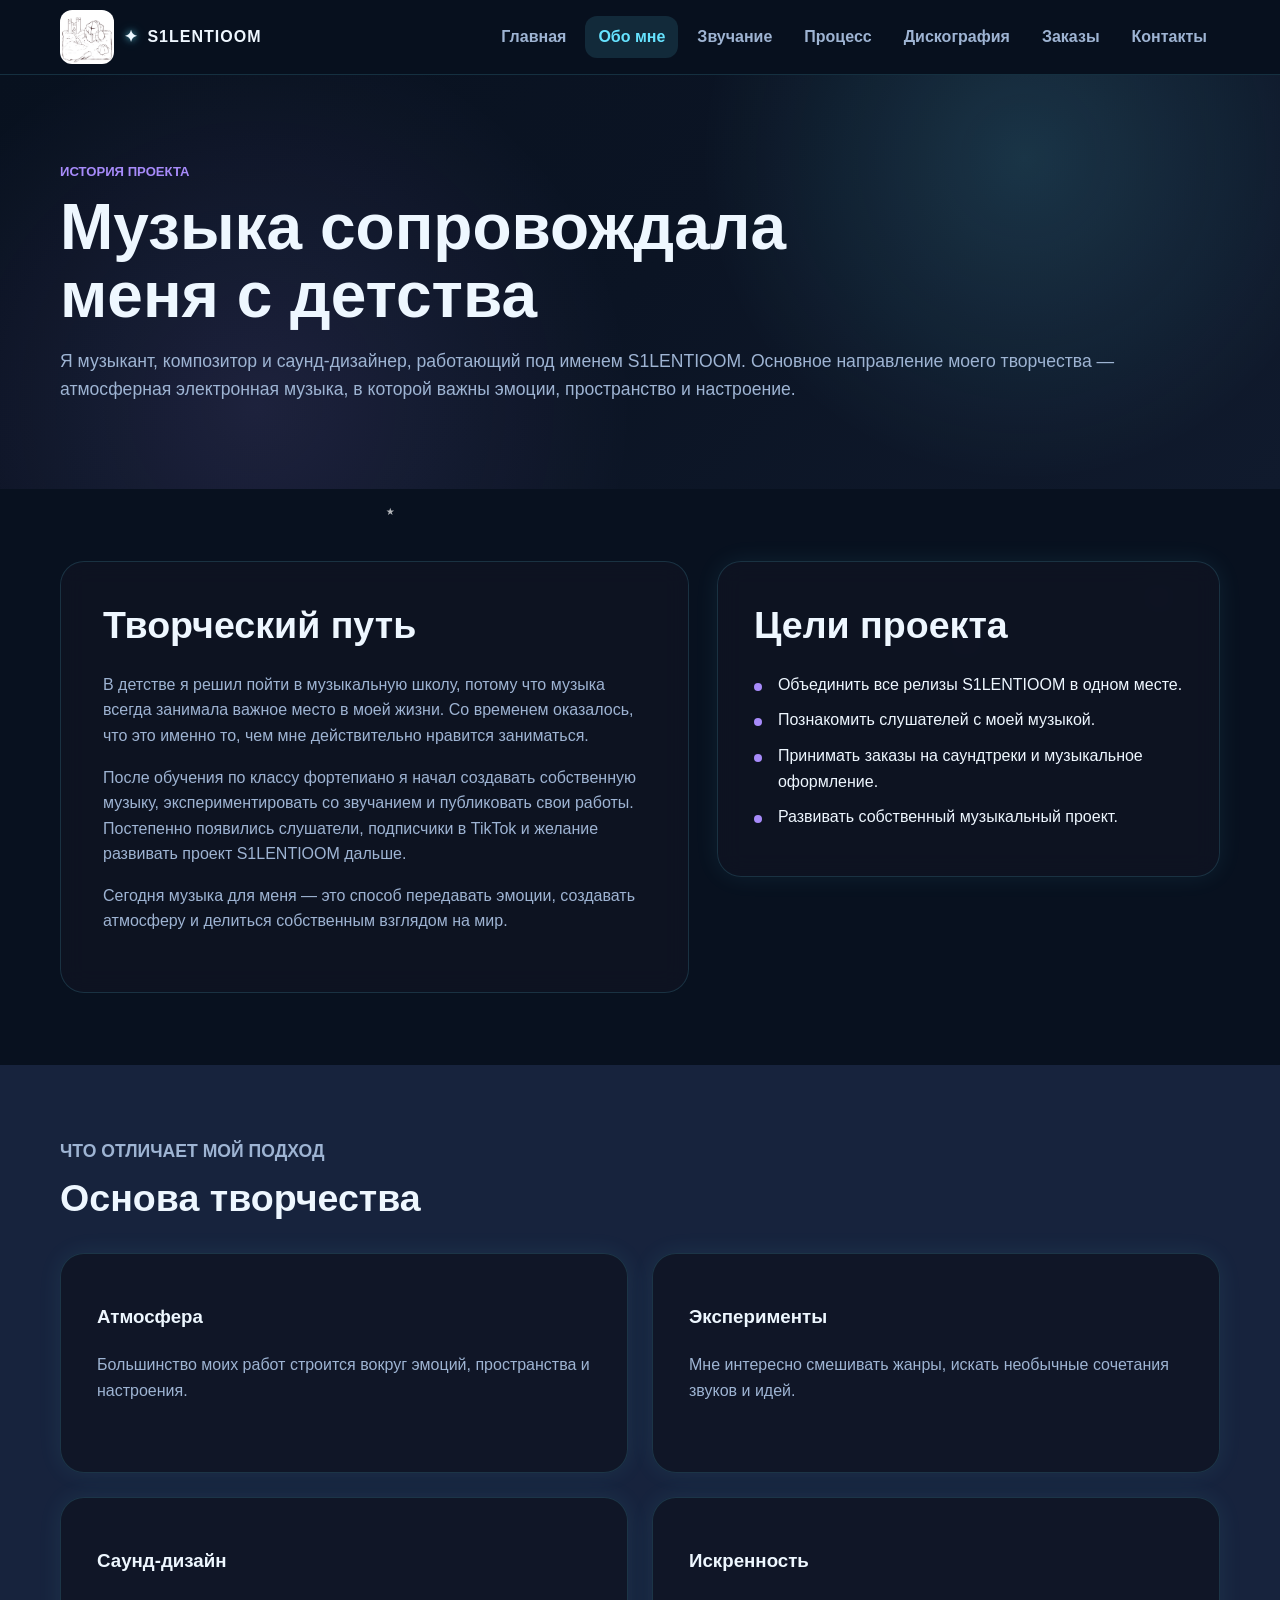
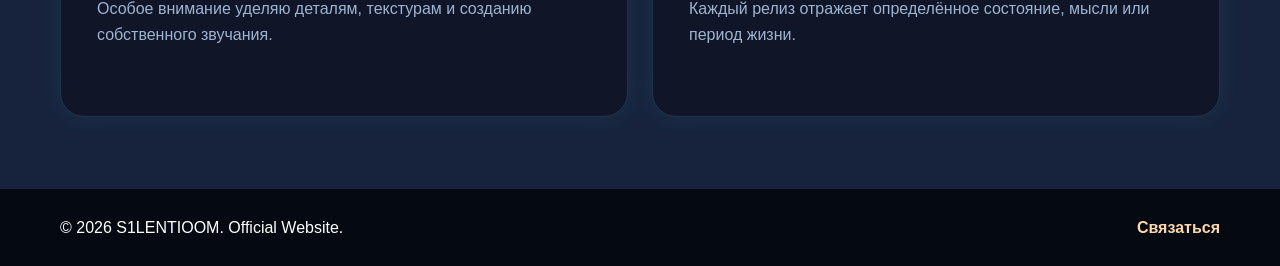
<file: about.html>
<!DOCTYPE html>

<html lang="ru">
<head>
  <meta charset="UTF-8">
  <meta name="viewport" content="width=device-width, initial-scale=1.0">

  <meta name="description" content="О проекте S1LENTIOOM, творческом пути, музыке и вдохновении.">
  <meta name="keywords" content="S1LENTIOOM, ambient, electronic, synthwave, музыка">
  <meta name="author" content="S1LENTIOOM">

  <title>S1LENTIOOM | Обо мне</title>

  <link rel="icon" href="assets/logo.jpg" type="image/jpeg">
  <link rel="stylesheet" href="css/style.css">
</head>

<body>

<div class="stars-layer">
    <span>✦</span>
    <span>✧</span>
    <span>⋆</span>
    <span>✦</span>
    <span>✧</span>
    <span>⋆</span>
    <span>✦</span>
    <span>✧</span>
</div>

<header class="site-header">

  <nav class="navbar container" aria-label="Главная навигация">


<a class="logo" href="index.html">

  <img
    src="assets/logo.jpg"
    alt="S1LENTIOOM"
    width="54"
    height="54">

  <span>
    <span class="star-symbol">✦</span>
    S1LENTIOOM
  </span>

</a>

<button
  class="menu-toggle"
  type="button"
  aria-label="Открыть меню"
  aria-expanded="false">

  <span></span>
  <span></span>
  <span></span>

</button>

<ul class="nav-list">
  <li><a class="nav-link" href="index.html">Главная</a></li>
  <li><a class="nav-link active" href="about.html">Обо мне</a></li>
  <li><a class="nav-link" href="technologies.html">Звучание</a></li>
  <li><a class="nav-link" href="development.html">Процесс</a></li>
  <li><a class="nav-link" href="discography.html">Дискография</a></li>
  <li><a class="nav-link" href="commissions.html">Заказы</a></li>
  <li><a class="nav-link" href="contacts.html">Контакты</a></li>
</ul>

  </nav>

</header>

<main>

  <section class="page-hero">


<div class="container reveal">

  <p class="eyebrow">
    История проекта
  </p>

  <h1>
    Музыка сопровождала меня с детства
  </h1>

  <p>
    Я музыкант, композитор и саунд-дизайнер,
    работающий под именем S1LENTIOOM.

    Основное направление моего творчества —
    атмосферная электронная музыка,
    в которой важны эмоции,
    пространство и настроение.
  </p>

</div>


  </section>

  <section class="section">


<div class="container two-column">

  <div class="content-block reveal">

    <h2>
      Творческий путь
    </h2>

    <p>
      В детстве я решил пойти в музыкальную школу,
      потому что музыка всегда занимала важное место
      в моей жизни.

      Со временем оказалось,
      что это именно то,
      чем мне действительно нравится заниматься.
    </p>

    <p>
      После обучения по классу фортепиано
      я начал создавать собственную музыку,
      экспериментировать со звучанием
      и публиковать свои работы.

      Постепенно появились слушатели,
      подписчики в TikTok
      и желание развивать проект
      S1LENTIOOM дальше.
    </p>

    <p>
      Сегодня музыка для меня —
      это способ передавать эмоции,
      создавать атмосферу
      и делиться собственным взглядом на мир.
    </p>

  </div>

  <div class="info-panel reveal">

    <h3>
      Цели проекта
    </h3>

    <ul class="check-list">

      <li>
        Объединить все релизы S1LENTIOOM в одном месте.
      </li>

      <li>
        Познакомить слушателей с моей музыкой.
      </li>

      <li>
        Принимать заказы на саундтреки и музыкальное оформление.
      </li>

      <li>
        Развивать собственный музыкальный проект.
      </li>

    </ul>

  </div>

</div>


  </section>

  <section class="section muted">


<div class="container">

  <div class="section-heading reveal">

    <p class="eyebrow">
      Что отличает мой подход
    </p>

    <h2>
      Основа творчества
    </h2>

  </div>

  <div class="features-grid">

    <article class="feature-card reveal">

      <h3>
        Атмосфера
      </h3>

      <p>
        Большинство моих работ строится вокруг эмоций,
        пространства и настроения.
      </p>

    </article>

    <article class="feature-card reveal">

      <h3>
        Эксперименты
      </h3>

      <p>
        Мне интересно смешивать жанры,
        искать необычные сочетания звуков и идей.
      </p>

    </article>

    <article class="feature-card reveal">

      <h3>
        Саунд-дизайн
      </h3>

      <p>
        Особое внимание уделяю деталям,
        текстурам и созданию собственного звучания.
      </p>

    </article>

    <article class="feature-card reveal">

      <h3>
        Искренность
      </h3>

      <p>
        Каждый релиз отражает определённое состояние,
        мысли или период жизни.
      </p>

    </article>

  </div>

</div>


  </section>

</main>

<footer class="site-footer">

  <div class="container footer-grid">


<p>
  © 2026 S1LENTIOOM. Official Website.
</p>

<a href="contacts.html">
  Связаться
</a>


  </div>

</footer>

<button
class="back-to-top"
type="button"
aria-label="Наверх">

↑

</button>

<script src="js/main.js"></script>

</body>
</html>
</file>
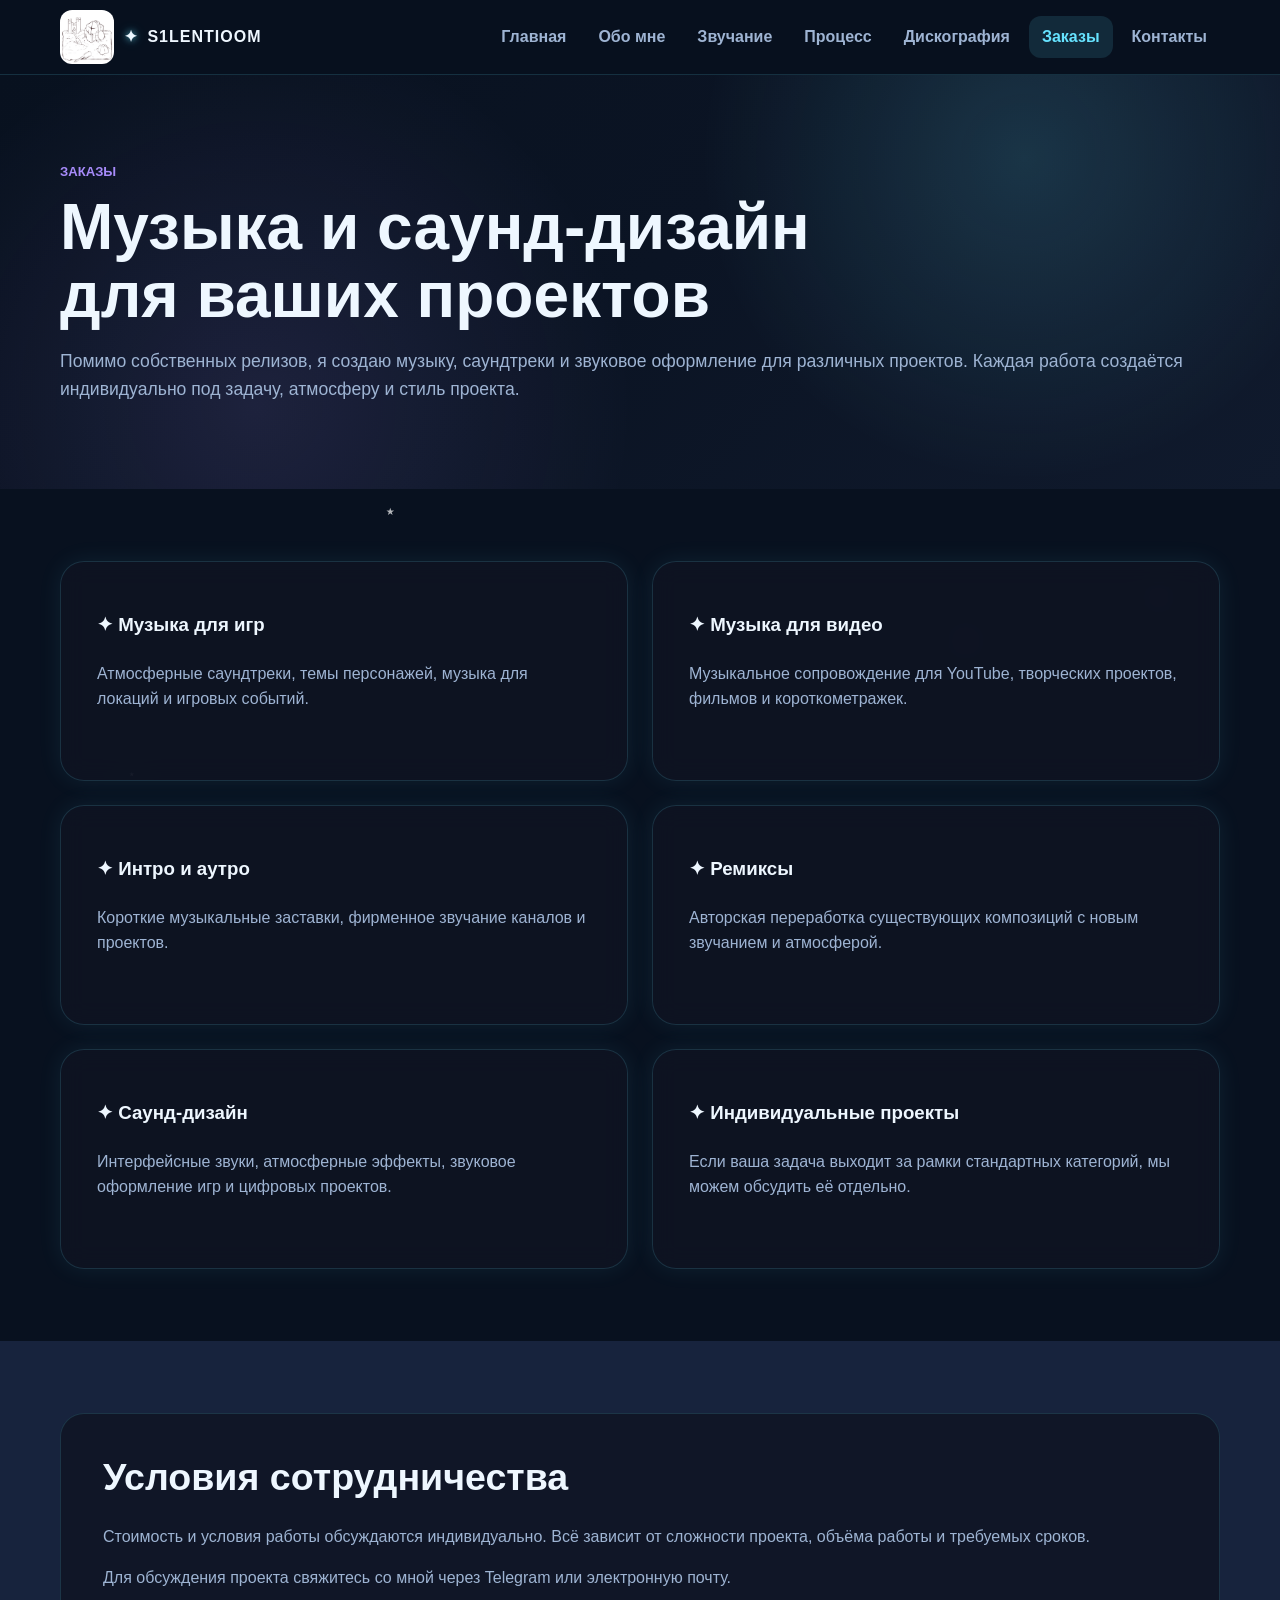
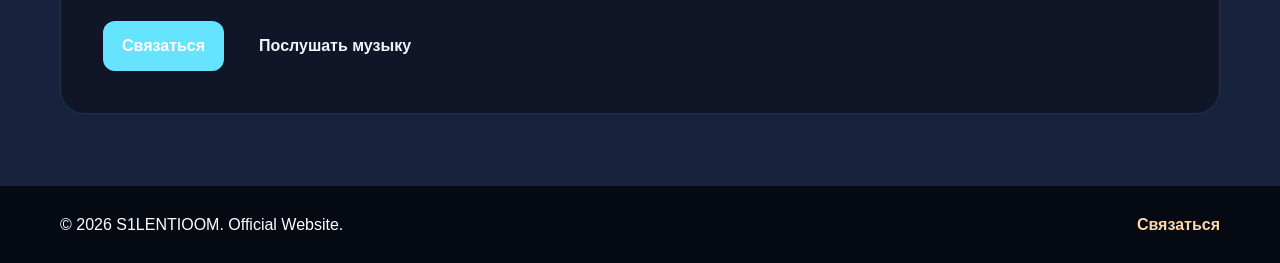
<file: commissions.html>
<!DOCTYPE html>

<html lang="ru">
<head>
  <meta charset="UTF-8">
  <meta name="viewport" content="width=device-width, initial-scale=1.0">

  <meta name="description" content="Музыка и саунд-дизайн на заказ от S1LENTIOOM.">
  <meta name="keywords" content="S1LENTIOOM, саундтрек, музыка для игр, музыка для видео, саунд-дизайн">
  <meta name="author" content="S1LENTIOOM">

  <title>S1LENTIOOM | Заказы</title>

  <link rel="icon" href="assets/logo.jpg" type="image/jpeg">
  <link rel="stylesheet" href="css/style.css">
</head>

<body>

<div class="stars-layer">
    <span>✦</span>
    <span>✧</span>
    <span>⋆</span>
    <span>✦</span>
    <span>✧</span>
    <span>⋆</span>
    <span>✦</span>
    <span>✧</span>
</div>

<header class="site-header">

  <nav class="navbar container">


<a class="logo" href="index.html">

  <img
    src="assets/logo.jpg"
    alt="S1LENTIOOM"
    width="54"
    height="54">

  <span>
    <span class="star-symbol">✦</span>
    S1LENTIOOM
  </span>

</a>

<button
  class="menu-toggle"
  type="button"
  aria-label="Открыть меню"
  aria-expanded="false">

  <span></span>
  <span></span>
  <span></span>

</button>

<ul class="nav-list">
  <li><a class="nav-link" href="index.html">Главная</a></li>
  <li><a class="nav-link" href="about.html">Обо мне</a></li>
  <li><a class="nav-link" href="technologies.html">Звучание</a></li>
  <li><a class="nav-link" href="development.html">Процесс</a></li>
  <li><a class="nav-link" href="discography.html">Дискография</a></li>
  <li><a class="nav-link active" href="commissions.html">Заказы</a></li>
  <li><a class="nav-link" href="contacts.html">Контакты</a></li>
</ul>


  </nav>

</header>

<main>

  <section class="page-hero">


<div class="container  reveal">

  <p class="eyebrow">
    Заказы
  </p>

  <h1>
    Музыка и саунд-дизайн для ваших проектов
  </h1>

  <p>
    Помимо собственных релизов, я создаю музыку,
    саундтреки и звуковое оформление для различных проектов.
    Каждая работа создаётся индивидуально под задачу,
    атмосферу и стиль проекта.
  </p>

</div>


  </section>

  <section class="section">


<div class="container">

  <div class="features-grid">

    <article class="feature-card reveal">

      <h3>✦ Музыка для игр</h3>

      <p>
        Атмосферные саундтреки, темы персонажей,
        музыка для локаций и игровых событий.
      </p>

    </article>

    <article class="feature-card reveal">

      <h3>✦ Музыка для видео</h3>

      <p>
        Музыкальное сопровождение для YouTube,
        творческих проектов, фильмов и короткометражек.
      </p>

    </article>

    <article class="feature-card reveal">

      <h3>✦ Интро и аутро</h3>

      <p>
        Короткие музыкальные заставки,
        фирменное звучание каналов и проектов.
      </p>

    </article>

    <article class="feature-card reveal">

      <h3>✦ Ремиксы</h3>

      <p>
        Авторская переработка существующих композиций
        с новым звучанием и атмосферой.
      </p>

    </article>

    <article class="feature-card reveal">

      <h3>✦ Саунд-дизайн</h3>

      <p>
        Интерфейсные звуки, атмосферные эффекты,
        звуковое оформление игр и цифровых проектов.
      </p>

    </article>

    <article class="feature-card reveal">

      <h3>✦ Индивидуальные проекты</h3>

      <p>
        Если ваша задача выходит за рамки стандартных категорий,
        мы можем обсудить её отдельно.
      </p>

    </article>

  </div>

</div>


  </section>

  <section class="section muted">


<div class="container narrow reveal">

  <div class="content-block">

    <h2>
      Условия сотрудничества
    </h2>

    <p>
      Стоимость и условия работы обсуждаются индивидуально.
      Всё зависит от сложности проекта,
      объёма работы и требуемых сроков.
    </p>

    <p>
      Для обсуждения проекта свяжитесь со мной через Telegram
      или электронную почту.
    </p>

    <div style="margin-top:30px;display:flex;gap:16px;flex-wrap:wrap;">

      <a class="btn primary" href="contacts.html">
        Связаться
      </a>

      <a class="btn secondary" href="discography.html">
        Послушать музыку
      </a>

    </div>

  </div>

</div>


  </section>

</main>

<footer class="site-footer">

  <div class="container footer-grid">


<p>
  © 2026 S1LENTIOOM. Official Website.
</p>

<a href="contacts.html">
  Связаться
</a>


  </div>

</footer>

<button
class="back-to-top"
type="button"
aria-label="Наверх">

↑

</button>

<script src="js/main.js"></script>

</body>
</html>
</file>
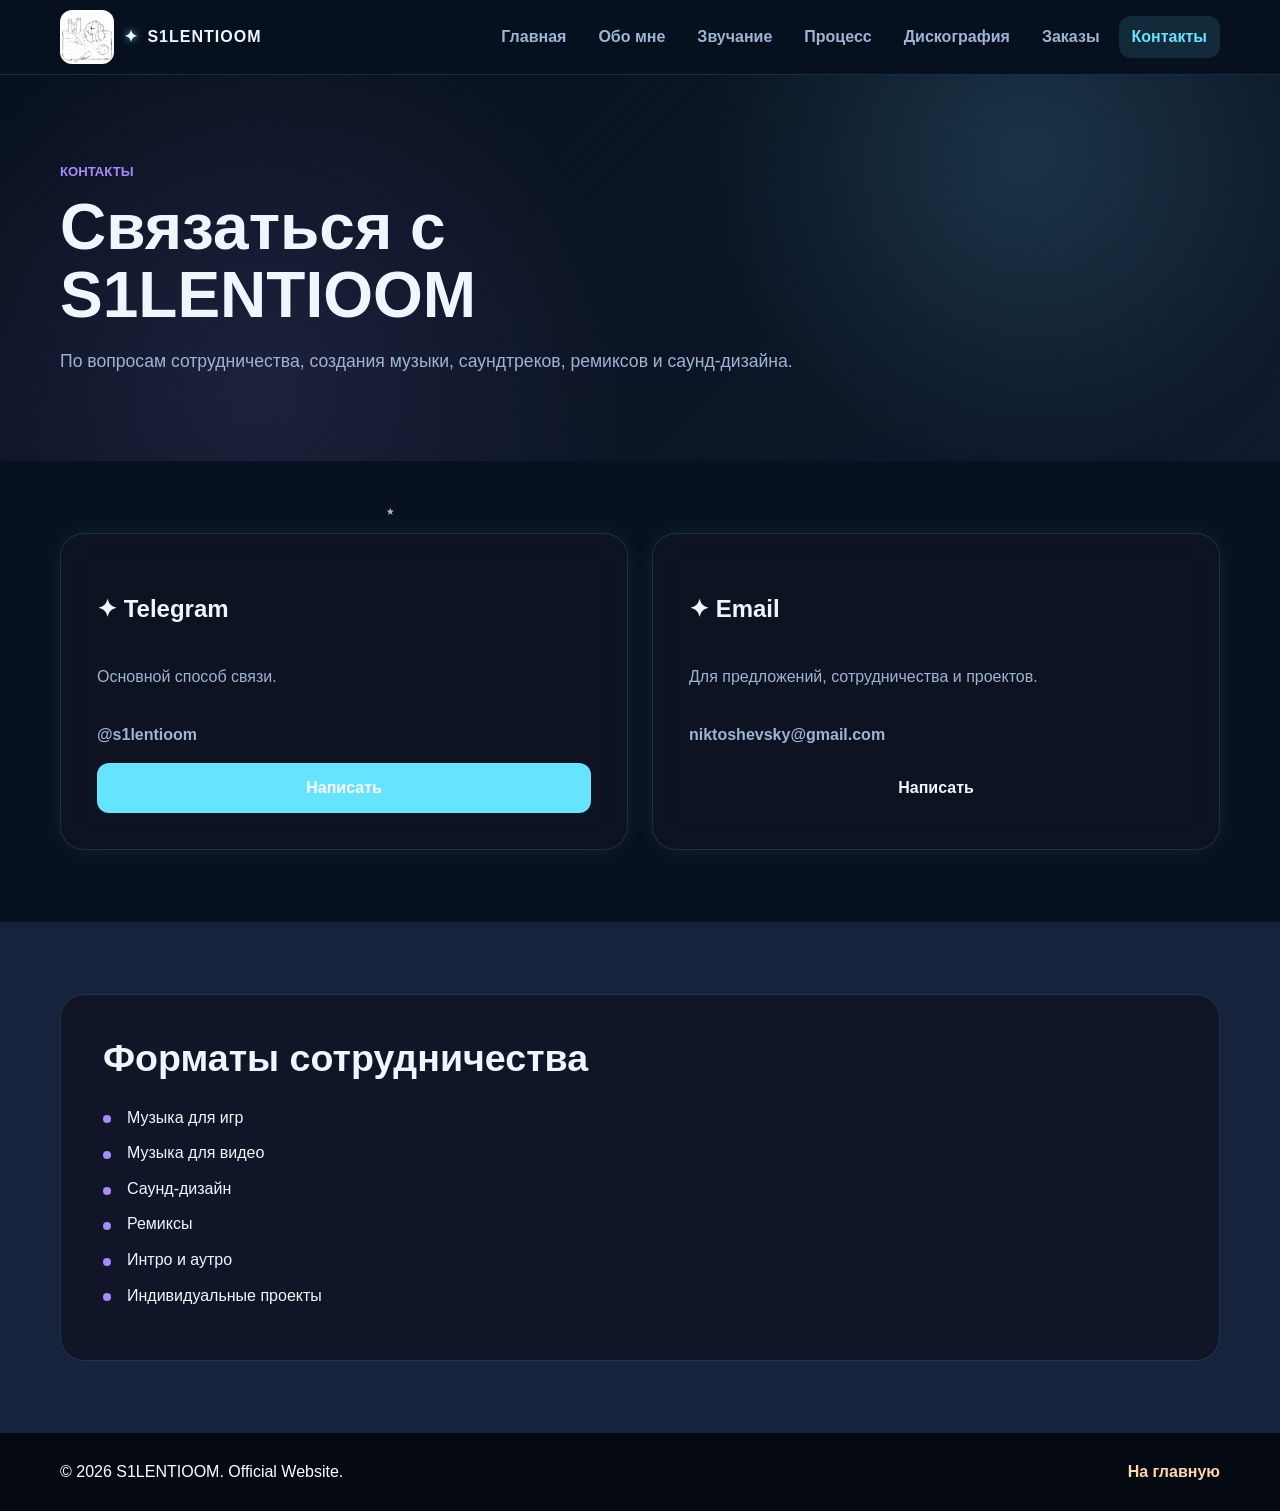
<file: contacts.html>
<!DOCTYPE html>

<html lang="ru">
<head>
  <meta charset="UTF-8">
  <meta name="viewport" content="width=device-width, initial-scale=1.0">

  <meta name="description" content="Контакты проекта S1LENTIOOM.">
  <meta name="keywords" content="S1LENTIOOM, контакты, музыка, саундтрек, саунд-дизайн">
  <meta name="author" content="S1LENTIOOM">

  <title>S1LENTIOOM | Контакты</title>

  <link rel="icon" href="assets/logo.jpg" type="image/jpeg">
  <link rel="stylesheet" href="css/style.css">
</head>

<body>

<div class="stars-layer">
    <span>✦</span>
    <span>✧</span>
    <span>⋆</span>
    <span>✦</span>
    <span>✧</span>
    <span>⋆</span>
    <span>✦</span>
    <span>✧</span>
</div>

<header class="site-header">

  <nav class="navbar container">


<a class="logo" href="index.html">

  <img
    src="assets/logo.jpg"
    alt="S1LENTIOOM"
    width="54"
    height="54">

  <span>
    <span class="star-symbol">✦</span>
    S1LENTIOOM
  </span>

</a>

<button
  class="menu-toggle"
  type="button"
  aria-label="Открыть меню"
  aria-expanded="false">

  <span></span>
  <span></span>
  <span></span>

</button>

<ul class="nav-list">
  <li><a class="nav-link" href="index.html">Главная</a></li>
  <li><a class="nav-link" href="about.html">Обо мне</a></li>
  <li><a class="nav-link" href="technologies.html">Звучание</a></li>
  <li><a class="nav-link" href="development.html">Процесс</a></li>
  <li><a class="nav-link" href="discography.html">Дискография</a></li>
  <li><a class="nav-link" href="commissions.html">Заказы</a></li>
  <li><a class="nav-link active" href="contacts.html">Контакты</a></li>
</ul>


  </nav>

</header>

<main>

  <section class="page-hero">


<div class="container reveal">

  <p class="eyebrow">
    Контакты
  </p>

  <h1>
    Связаться с S1LENTIOOM
  </h1>

  <p>
    По вопросам сотрудничества,
    создания музыки,
    саундтреков,
    ремиксов и саунд-дизайна.
  </p>

</div>


  </section>

  <section class="section">


<div class="container narrow">

  <div class="features-grid">

    <article class="feature-card reveal">

      <h2>
        ✦ Telegram
      </h2>

      <p>
        Основной способ связи.
      </p>

      <p>
        <strong>@s1lentioom</strong>
      </p>

      <a
        class="btn primary"
        href="https://t.me/s1lentioom"
        target="_blank">

        Написать

      </a>

    </article>

    <article class="feature-card reveal">

      <h2>
        ✦ Email
      </h2>

      <p>
        Для предложений,
        сотрудничества и проектов.
      </p>

      <p>
        <strong id="email-text"></strong>
      </p>

      <a
        id="email-link"
        class="btn secondary"
        href="">

        Написать

      </a>

    </article>

  </div>

</div>


  </section>

  <section class="section muted">


<div class="container narrow reveal">

  <div class="content-block">

    <h2>
      Форматы сотрудничества
    </h2>

    <ul class="check-list">

      <li>Музыка для игр</li>

      <li>Музыка для видео</li>

      <li>Саунд-дизайн</li>

      <li>Ремиксы</li>

      <li>Интро и аутро</li>

      <li>Индивидуальные проекты</li>

    </ul>

  </div>

</div>


  </section>

</main>

<footer class="site-footer">

  <div class="container footer-grid">


<p>
  © 2026 S1LENTIOOM. Official Website.
</p>

<a href="index.html">
  На главную
</a>


  </div>

</footer>

<button
class="back-to-top"
type="button"
aria-label="Наверх">

↑

</button>

<script src="js/main.js"></script>

<script>
    const a = "bmlrdG9z";
    const b = "bWFpbC5jb20=";
    const c = "aGV2c2t5QGc=";
    const email = atob(a + c) + atob(b);

    let emailLink = document.getElementById("email-link");
    let emailText = document.getElementById("email-text");

    emailText.innerText = email;
    emailLink.href = `mailto:${email}`;
</script>

</body>
</html>
</file>
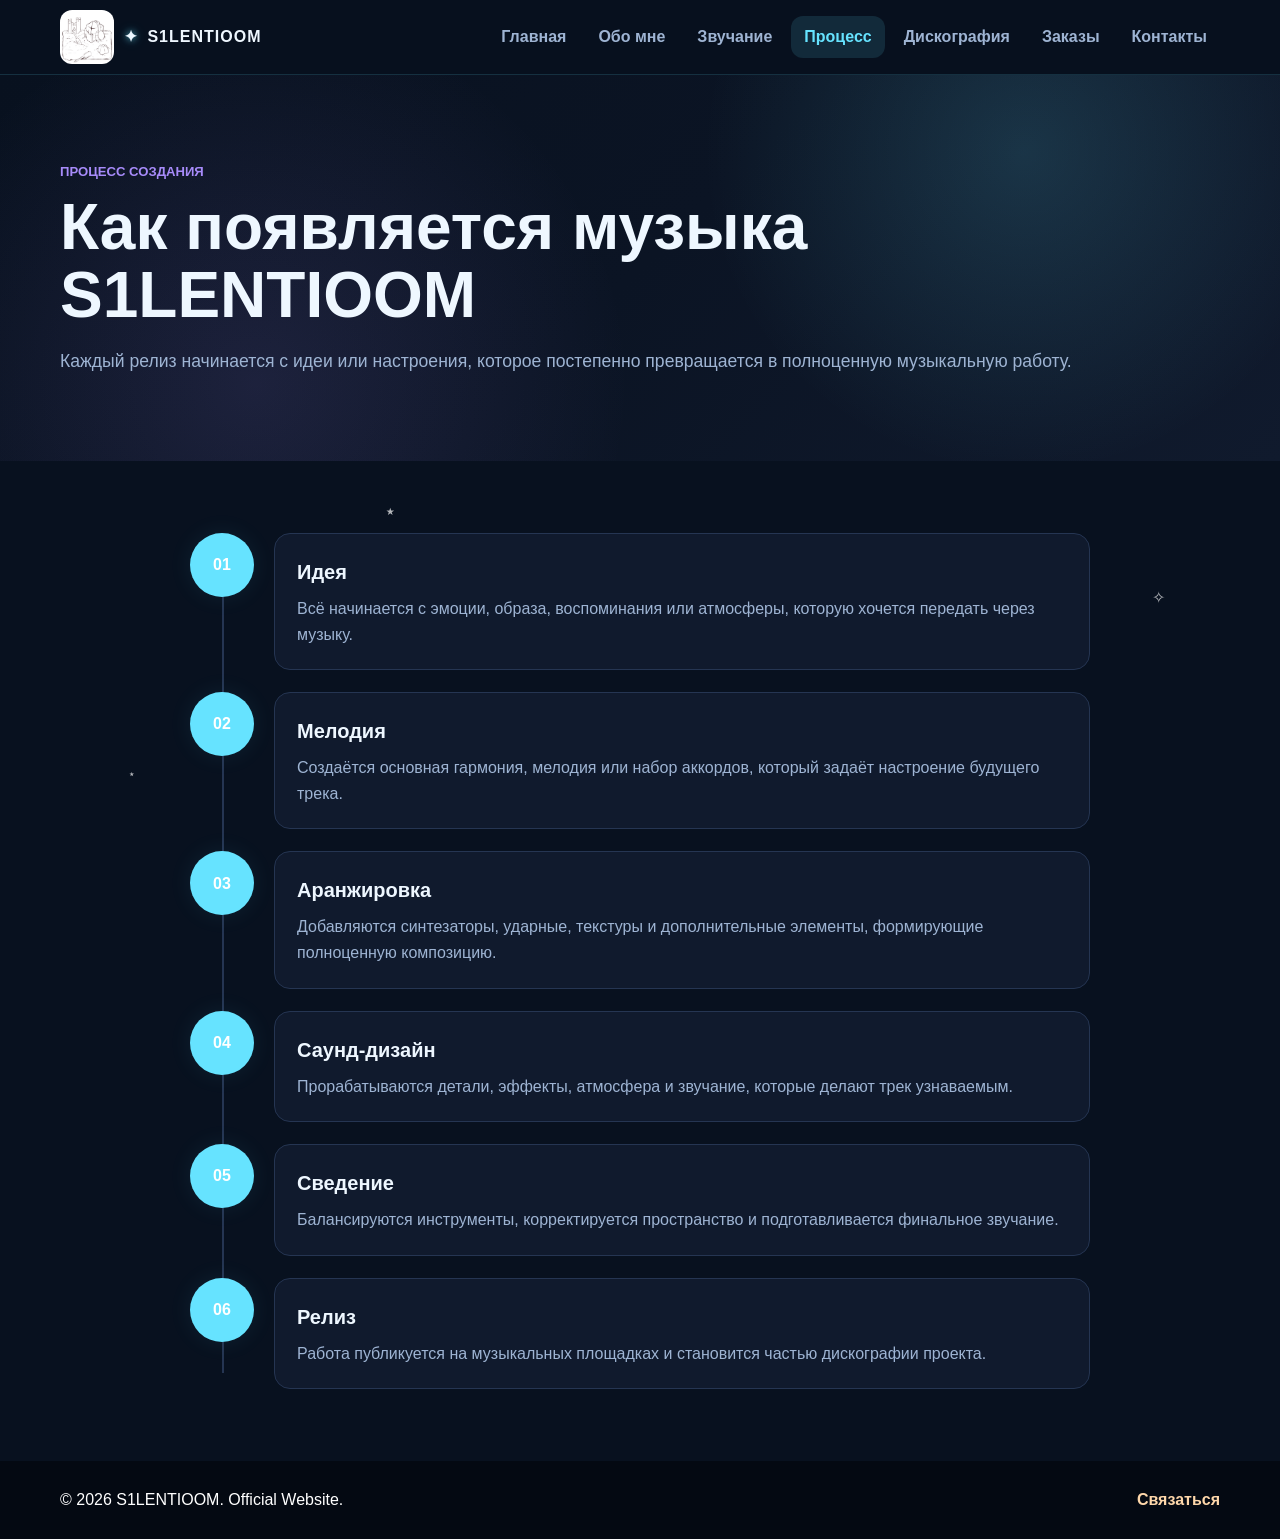
<file: development.html>
<!DOCTYPE html>

<html lang="ru">
<head>
  <meta charset="UTF-8">
  <meta name="viewport" content="width=device-width, initial-scale=1.0">

  <meta name="description" content="Процесс создания музыки S1LENTIOOM: от идеи до релиза.">
  <meta name="keywords" content="S1LENTIOOM, музыка, процесс создания, ambient, electronic">
  <meta name="author" content="S1LENTIOOM">

  <title>S1LENTIOOM | Процесс</title>

  <link rel="icon" href="assets/logo.jpg" type="image/jpeg">
  <link rel="stylesheet" href="css/style.css">
</head>

<body>

<div class="stars-layer">
    <span>✦</span>
    <span>✧</span>
    <span>⋆</span>
    <span>✦</span>
    <span>✧</span>
    <span>⋆</span>
    <span>✦</span>
    <span>✧</span>
</div>

<header class="site-header">

  <nav class="navbar container" aria-label="Главная навигация">


<a class="logo" href="index.html">

  <img
    src="assets/logo.jpg"
    alt="S1LENTIOOM"
    width="54"
    height="54">

  <span>
    <span class="star-symbol">✦</span>
    S1LENTIOOM
  </span>

</a>

<button
  class="menu-toggle"
  type="button"
  aria-label="Открыть меню"
  aria-expanded="false">

  <span></span>
  <span></span>
  <span></span>

</button>

<ul class="nav-list">
  <li><a class="nav-link" href="index.html">Главная</a></li>
  <li><a class="nav-link" href="about.html">Обо мне</a></li>
  <li><a class="nav-link" href="technologies.html">Звучание</a></li>
  <li><a class="nav-link active" href="development.html">Процесс</a></li>
  <li><a class="nav-link" href="discography.html">Дискография</a></li>
  <li><a class="nav-link" href="commissions.html">Заказы</a></li>
  <li><a class="nav-link" href="contacts.html">Контакты</a></li>
</ul>


  </nav>

</header>

<main>

  <section class="page-hero">


<div class="container reveal">

  <p class="eyebrow">
    Процесс создания
  </p>

  <h1>
    Как появляется музыка S1LENTIOOM
  </h1>

  <p>
    Каждый релиз начинается с идеи или настроения,
    которое постепенно превращается
    в полноценную музыкальную работу.
  </p>

</div>


  </section>

  <section class="section">


<div class="container">

  <div class="timeline">

    <article class="timeline-item reveal">

      <span>01</span>

      <div>

        <h2>Идея</h2>

        <p>
          Всё начинается с эмоции,
          образа, воспоминания или атмосферы,
          которую хочется передать через музыку.
        </p>

      </div>

    </article>

    <article class="timeline-item reveal">

      <span>02</span>

      <div>

        <h2>Мелодия</h2>

        <p>
          Создаётся основная гармония,
          мелодия или набор аккордов,
          который задаёт настроение будущего трека.
        </p>

      </div>

    </article>

    <article class="timeline-item reveal">

      <span>03</span>

      <div>

        <h2>Аранжировка</h2>

        <p>
          Добавляются синтезаторы,
          ударные, текстуры и дополнительные элементы,
          формирующие полноценную композицию.
        </p>

      </div>

    </article>

    <article class="timeline-item reveal">

      <span>04</span>

      <div>

        <h2>Саунд-дизайн</h2>

        <p>
          Прорабатываются детали,
          эффекты, атмосфера и звучание,
          которые делают трек узнаваемым.
        </p>

      </div>

    </article>

    <article class="timeline-item reveal">

      <span>05</span>

      <div>

        <h2>Сведение</h2>

        <p>
          Балансируются инструменты,
          корректируется пространство
          и подготавливается финальное звучание.
        </p>

      </div>

    </article>

    <article class="timeline-item reveal">

      <span>06</span>

      <div>

        <h2>Релиз</h2>

        <p>
          Работа публикуется на музыкальных площадках
          и становится частью дискографии проекта.
        </p>

      </div>

    </article>

  </div>

</div>


  </section>

</main>

<footer class="site-footer">

  <div class="container footer-grid">


<p>
  © 2026 S1LENTIOOM. Official Website.
</p>

<a href="contacts.html">
  Связаться
</a>


  </div>

</footer>

<button
class="back-to-top"
type="button"
aria-label="Наверх">

↑

</button>

<script src="js/main.js"></script>

</body>
</html>
</file>
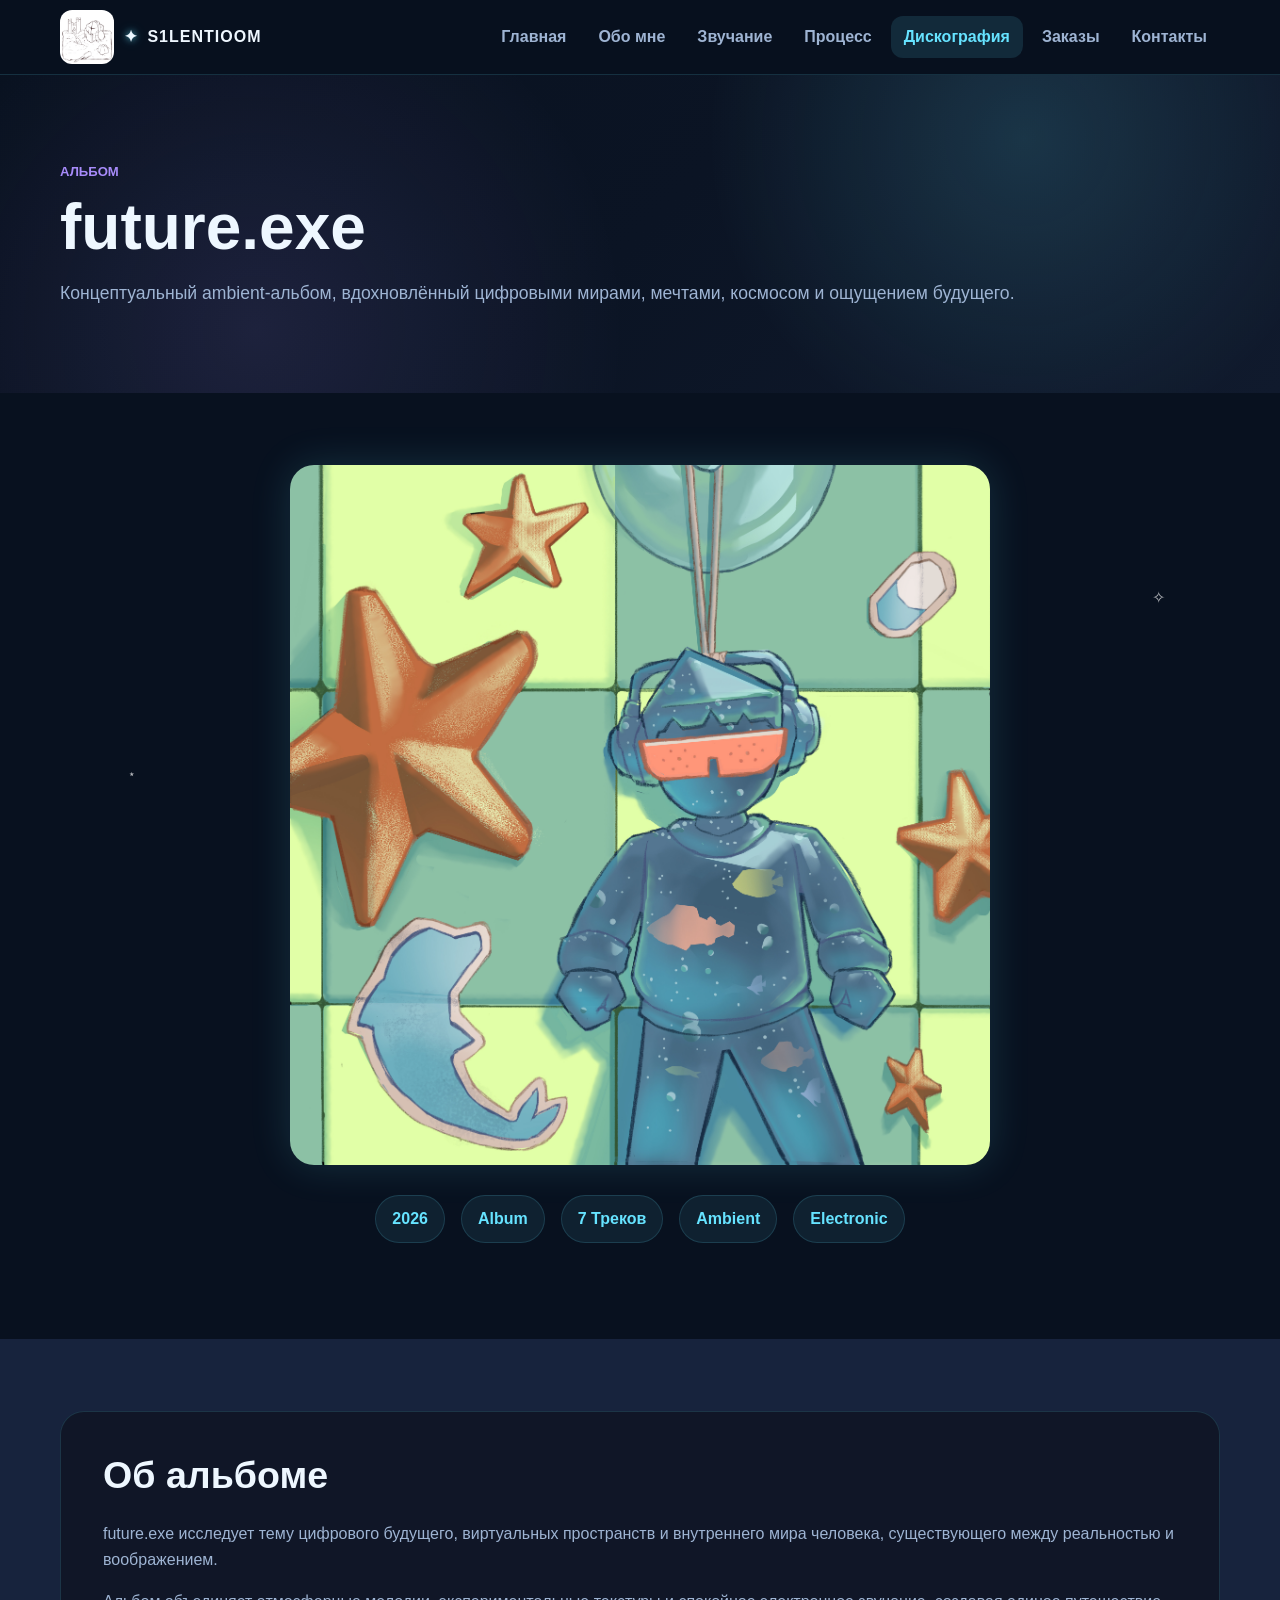
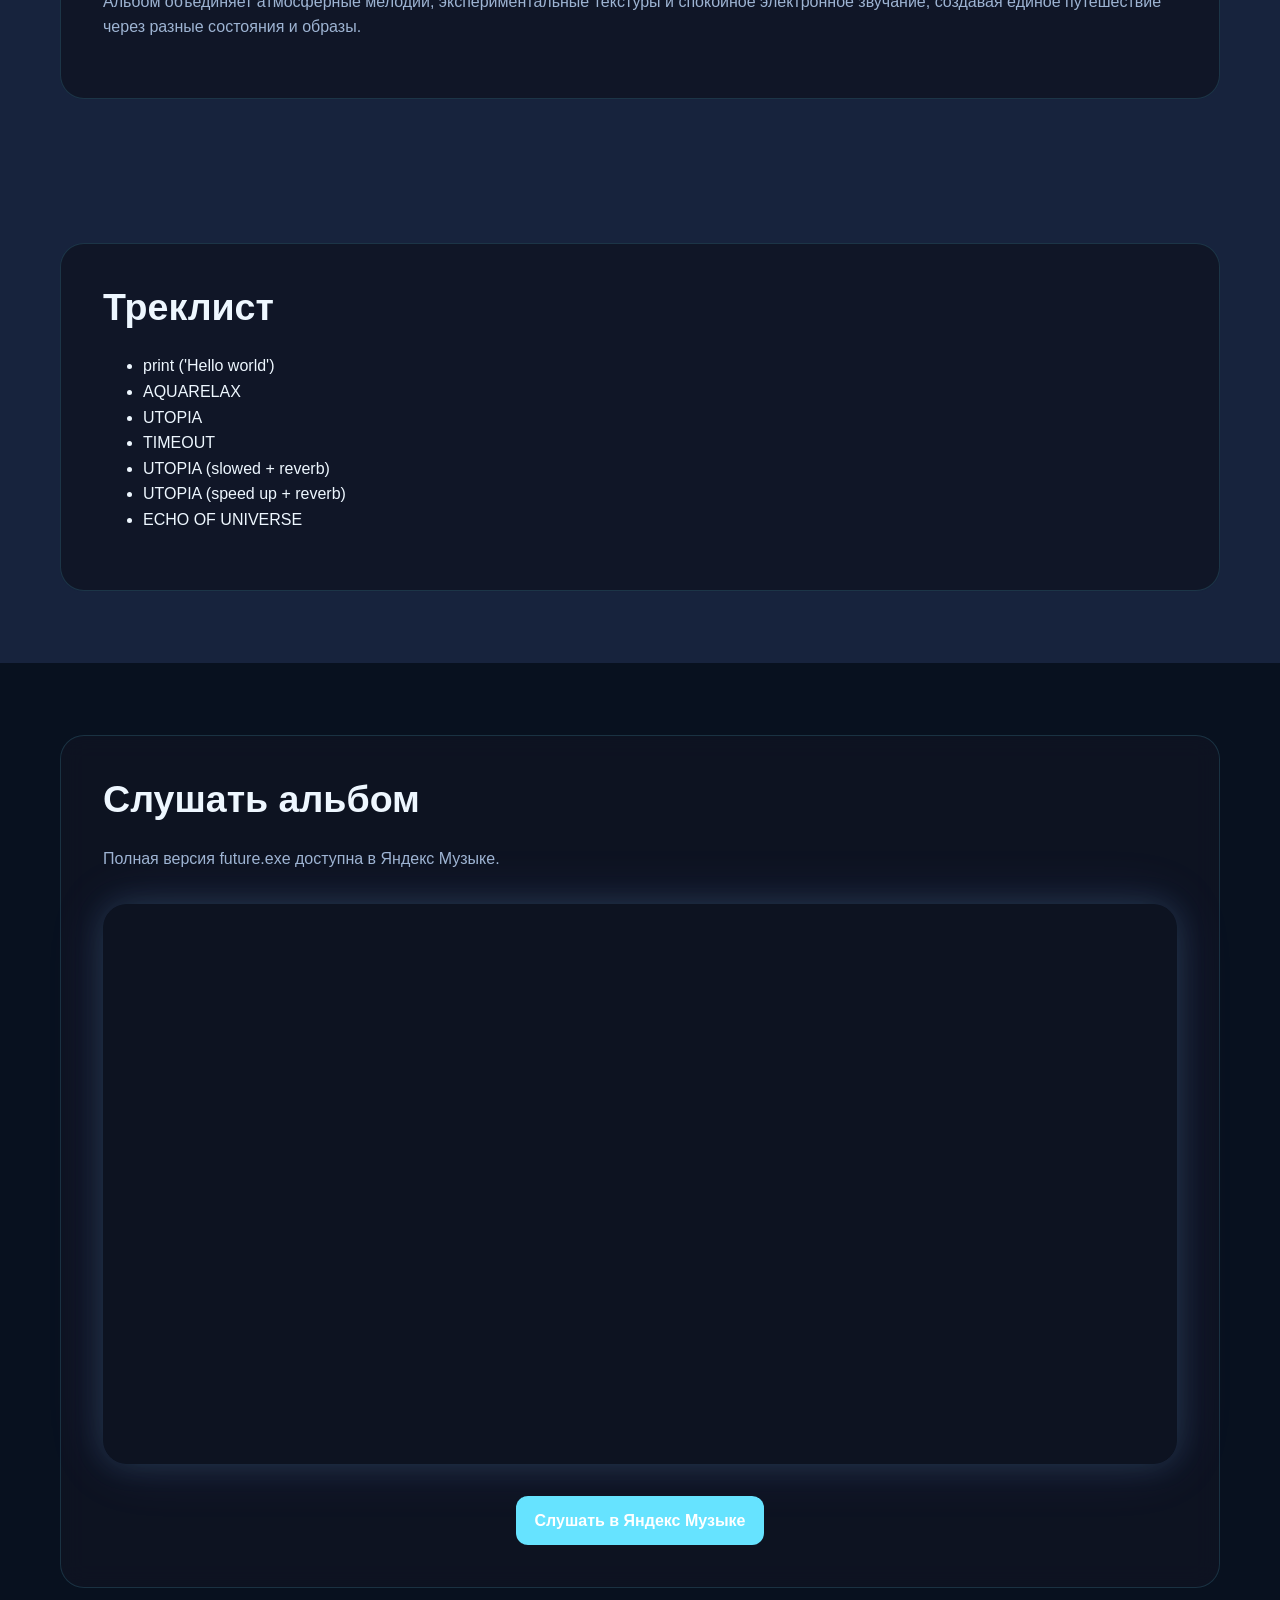
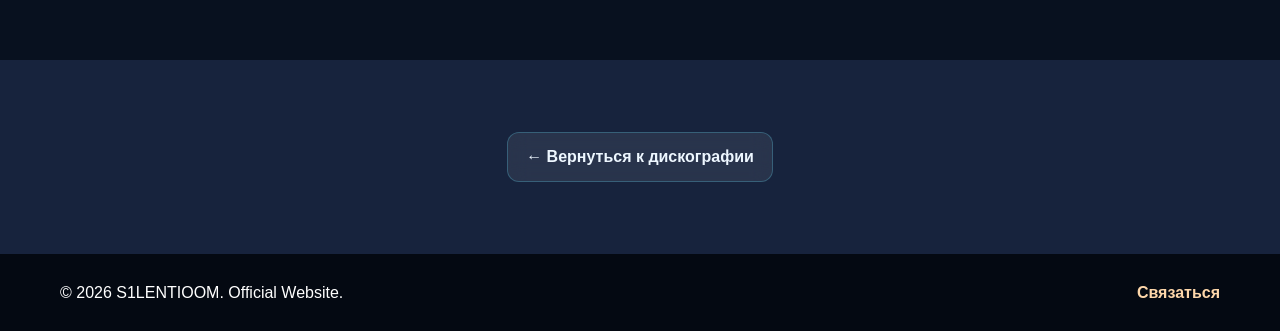
<file: future-exe.html>
<!DOCTYPE html>

<html lang="ru">
<head>
  <meta charset="UTF-8">
  <meta name="viewport" content="width=device-width, initial-scale=1.0">

  <meta name="description" content="future.exe — альбом проекта S1LENTIOOM.">
  <meta name="keywords" content="future.exe, S1LENTIOOM, ambient, electronic">
  <meta name="author" content="S1LENTIOOM">

  <title>S1LENTIOOM | future.exe</title>

  <link rel="icon" href="assets/logo.jpg" type="image/jpeg">
  <link rel="stylesheet" href="css/style.css">
</head>

<body>

<div class="stars-layer">
    <span>✦</span>
    <span>✧</span>
    <span>⋆</span>
    <span>✦</span>
    <span>✧</span>
    <span>⋆</span>
    <span>✦</span>
    <span>✧</span>
</div>

<header class="site-header">

  <nav class="navbar container">

<a class="logo" href="index.html">

  <img
    src="assets/logo.jpg"
    alt="S1LENTIOOM"
    width="54"
    height="54">

  <span>
    <span class="star-symbol">✦</span>
    S1LENTIOOM
  </span>

</a>

<button
  class="menu-toggle"
  type="button"
  aria-label="Открыть меню"
  aria-expanded="false">

  <span></span>
  <span></span>
  <span></span>

</button>

<ul class="nav-list">
  <li><a class="nav-link" href="index.html">Главная</a></li>
  <li><a class="nav-link" href="about.html">Обо мне</a></li>
  <li><a class="nav-link" href="technologies.html">Звучание</a></li>
  <li><a class="nav-link" href="development.html">Процесс</a></li>
  <li><a class="nav-link active" href="discography.html">Дискография</a></li>
  <li><a class="nav-link" href="commissions.html">Заказы</a></li>
  <li><a class="nav-link" href="contacts.html">Контакты</a></li>
</ul>

  </nav>

</header>

<main>

  <section class="page-hero">

<div class="container reveal">

  <p class="eyebrow">
    Альбом
  </p>

  <h1>
    future.exe
  </h1>

  <p>
    Концептуальный ambient-альбом,
    вдохновлённый цифровыми мирами,
    мечтами, космосом и ощущением будущего.
  </p>

</div>

  </section>

  <section class="section">

<div class="container">

  <div style="max-width:700px;margin:auto;text-align:center;">

    <img
      src="assets/covers/future-exe.jpg"
      alt="future.exe"
      class="album-cover"
      style="
        width:100%;
        border-radius:24px;
        margin-bottom:30px;
        box-shadow:0 0 40px rgba(102,227,255,.15);
      ">

    <div class="album-meta">

      <span>2026</span>

      <span>Album</span>

      <span>7 Треков</span>

      <span>Ambient</span>

      <span>Electronic</span>

    </div>

  </div>

</div>

  </section>

  <section class="section muted">

<div class="container narrow">

  <div class="content-block reveal">

    <h2>
      Об альбоме
    </h2>

    <p>
      future.exe исследует тему цифрового будущего,
      виртуальных пространств и внутреннего мира человека,
      существующего между реальностью и воображением.
    </p>

    <p>
      Альбом объединяет атмосферные мелодии,
      экспериментальные текстуры и спокойное электронное
      звучание, создавая единое путешествие через
      разные состояния и образы.
    </p>

  </div>

</div>

  </section>

  <section class="section muted">

<div class="container narrow">

  <div class="content-block reveal">

    <h2>
      Треклист
    </h2>

    <ul>
      <li>print ('Hello world')</li>
      <li>AQUARELAX</li>
      <li>UTOPIA</li>
      <li>TIMEOUT</li>
      <li>UTOPIA (slowed + reverb)</li>
      <li>UTOPIA (speed up + reverb)</li>
      <li>ECHO OF UNIVERSE</li>
    </ul>

  </div>

</div>

  </section>

  <section class="section">

<div class="container narrow">

  <div class="content-block reveal">

    <h2>
      Слушать альбом
    </h2>

    <p>
      Полная версия future.exe доступна в Яндекс Музыке.
    </p>

    <div class="ym-player">

      <iframe
        frameborder="0"
        allow="clipboard-write"
        loading="lazy"
        src="https://music.yandex.ru/iframe/album/40577760">
      </iframe>

    </div>

    <div style="text-align:center;margin-top:32px;">

      <a
        class="btn primary"
        href="https://music.yandex.ru/album/40577760"
        target="_blank"
        rel="noopener">

        Слушать в Яндекс Музыке

      </a>

    </div>

  </div>

</div>

  </section>

  <section class="section muted">

<div class="container">

  <div style="text-align:center;">

    <a
      class="btn ghost"
      href="discography.html">

      ← Вернуться к дискографии

    </a>

  </div>

</div>

  </section>

</main>

<footer class="site-footer">

  <div class="container footer-grid">

<p>
  © 2026 S1LENTIOOM. Official Website.
</p>

<a href="contacts.html">
  Связаться
</a>

  </div>

</footer>

<button
class="back-to-top"
type="button"
aria-label="Наверх">

↑

</button>

<script src="js/main.js"></script>

</body>
</html>
</file>
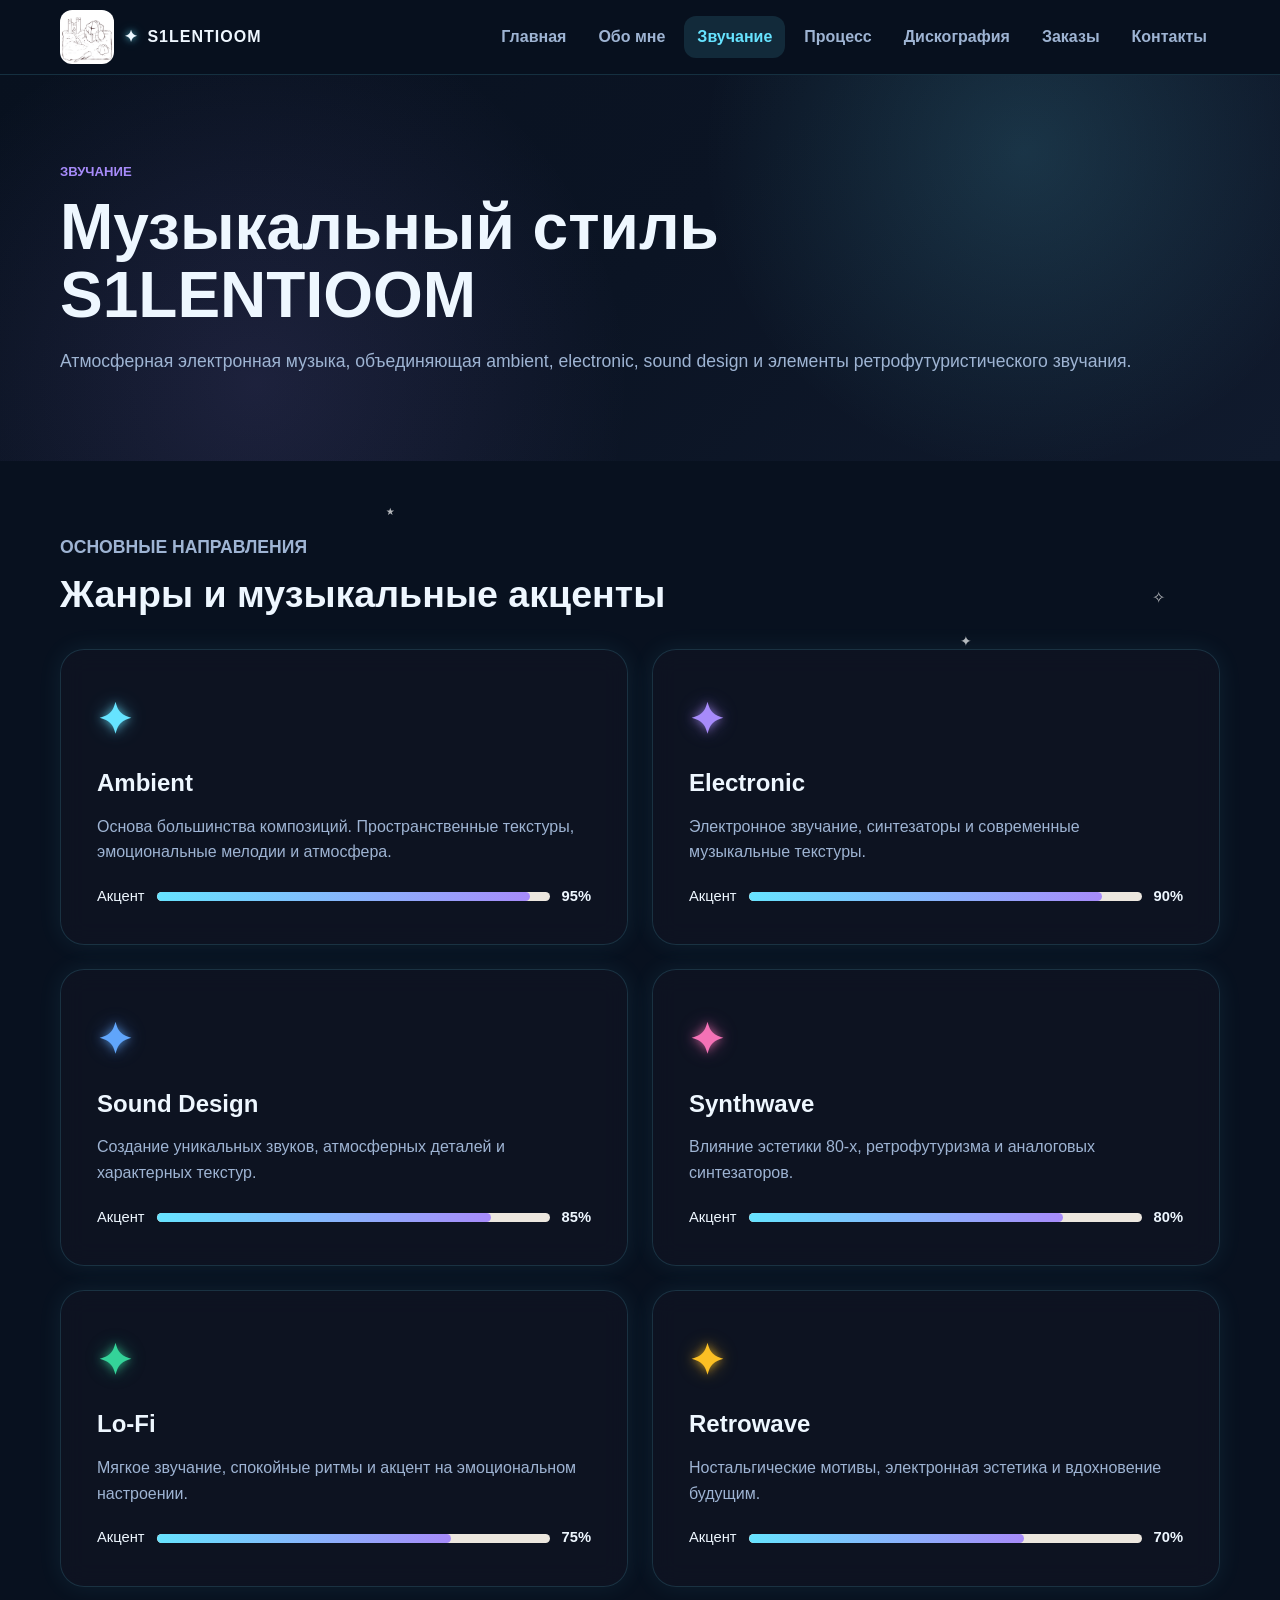
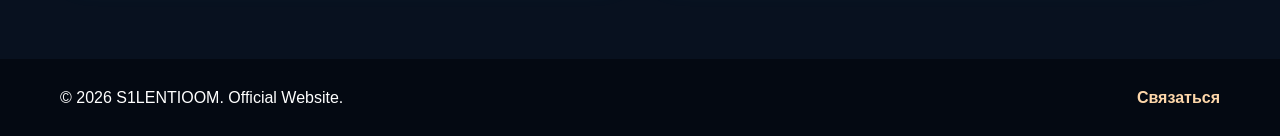
<file: technologies.html>
<!DOCTYPE html>

<html lang="ru">
<head>
  <meta charset="UTF-8">
  <meta name="viewport" content="width=device-width, initial-scale=1.0">

  <meta name="description" content="Звучание, жанры и музыкальный стиль проекта S1LENTIOOM.">
  <meta name="keywords" content="S1LENTIOOM, ambient, electronic, synthwave, lo-fi, retrowave">
  <meta name="author" content="S1LENTIOOM">

  <title>S1LENTIOOM | Звучание</title>

  <link rel="icon" href="assets/logo.jpg" type="image/jpeg">
  <link rel="stylesheet" href="css/style.css">
</head>

<body>

<div class="stars-layer">
    <span>✦</span>
    <span>✧</span>
    <span>⋆</span>
    <span>✦</span>
    <span>✧</span>
    <span>⋆</span>
    <span>✦</span>
    <span>✧</span>
</div>

<header class="site-header">

  <nav class="navbar container">


<a class="logo" href="index.html">

  <img
    src="assets/logo.jpg"
    alt="S1LENTIOOM"
    width="54"
    height="54">

  <span>
    <span class="star-symbol">✦</span>
    S1LENTIOOM
  </span>

</a>

<button
  class="menu-toggle"
  type="button"
  aria-label="Открыть меню"
  aria-expanded="false">

  <span></span>
  <span></span>
  <span></span>

</button>

<ul class="nav-list">
  <li><a class="nav-link" href="index.html">Главная</a></li>
  <li><a class="nav-link" href="about.html">Обо мне</a></li>
  <li><a class="nav-link active" href="technologies.html">Звучание</a></li>
  <li><a class="nav-link" href="development.html">Процесс</a></li>
  <li><a class="nav-link" href="discography.html">Дискография</a></li>
  <li><a class="nav-link" href="commissions.html">Заказы</a></li>
  <li><a class="nav-link" href="contacts.html">Контакты</a></li>
</ul>


  </nav>

</header>

<main>

  <section class="page-hero">


<div class="container reveal">

  <p class="eyebrow">
    Звучание
  </p>

  <h1>
    Музыкальный стиль S1LENTIOOM
  </h1>

  <p>
    Атмосферная электронная музыка,
    объединяющая ambient, electronic,
    sound design и элементы ретрофутуристического звучания.
  </p>

</div>


  </section>

  <section class="section">


<div class="container">

  <div class="section-heading reveal">

    <p class="eyebrow">
      Основные направления
    </p>

    <h2>
      Жанры и музыкальные акценты
    </h2>

  </div>

  <div class="tech-grid">

    <article class="tech-card reveal">

      <div class="genre-star star-cyan">✦</div>

      <h2>Ambient</h2>

      <p>
        Основа большинства композиций.
        Пространственные текстуры,
        эмоциональные мелодии и атмосфера.
      </p>

      <div class="progress" data-progress="95">
        <span>Акцент</span>
        <div class="progress-track">
          <div class="progress-value"></div>
        </div>
        <strong>95%</strong>
      </div>

    </article>

    <article class="tech-card reveal">

      <div class="genre-star star-purple">✦</div>

      <h2>Electronic</h2>

      <p>
        Электронное звучание,
        синтезаторы и современные
        музыкальные текстуры.
      </p>

      <div class="progress" data-progress="90">
        <span>Акцент</span>
        <div class="progress-track">
          <div class="progress-value"></div>
        </div>
        <strong>90%</strong>
      </div>

    </article>

    <article class="tech-card reveal">

      <div class="genre-star star-blue">✦</div>

      <h2>Sound Design</h2>

      <p>
        Создание уникальных звуков,
        атмосферных деталей и характерных текстур.
      </p>

      <div class="progress" data-progress="85">
        <span>Акцент</span>
        <div class="progress-track">
          <div class="progress-value"></div>
        </div>
        <strong>85%</strong>
      </div>

    </article>

    <article class="tech-card reveal">

      <div class="genre-star star-pink">✦</div>

      <h2>Synthwave</h2>

      <p>
        Влияние эстетики 80-х,
        ретрофутуризма и аналоговых синтезаторов.
      </p>

      <div class="progress" data-progress="80">
        <span>Акцент</span>
        <div class="progress-track">
          <div class="progress-value"></div>
        </div>
        <strong>80%</strong>
      </div>

    </article>

    <article class="tech-card reveal">

      <div class="genre-star star-green">✦</div>

      <h2>Lo-Fi</h2>

      <p>
        Мягкое звучание,
        спокойные ритмы и акцент
        на эмоциональном настроении.
      </p>

      <div class="progress" data-progress="75">
        <span>Акцент</span>
        <div class="progress-track">
          <div class="progress-value"></div>
        </div>
        <strong>75%</strong>
      </div>

    </article>

    <article class="tech-card reveal">

      <div class="genre-star star-gold">✦</div>

      <h2>Retrowave</h2>

      <p>
        Ностальгические мотивы,
        электронная эстетика и вдохновение будущим.
      </p>

      <div class="progress" data-progress="70">
        <span>Акцент</span>
        <div class="progress-track">
          <div class="progress-value"></div>
        </div>
        <strong>70%</strong>
      </div>

    </article>

  </div>

</div>


  </section>

</main>

<footer class="site-footer">

  <div class="container footer-grid">


<p>
  © 2026 S1LENTIOOM. Official Website.
</p>

<a href="contacts.html">
  Связаться
</a>


  </div>

</footer>

<button
class="back-to-top"
type="button"
aria-label="Наверх">

↑

</button>

<script src="js/main.js"></script>

</body>
</html>
</file>
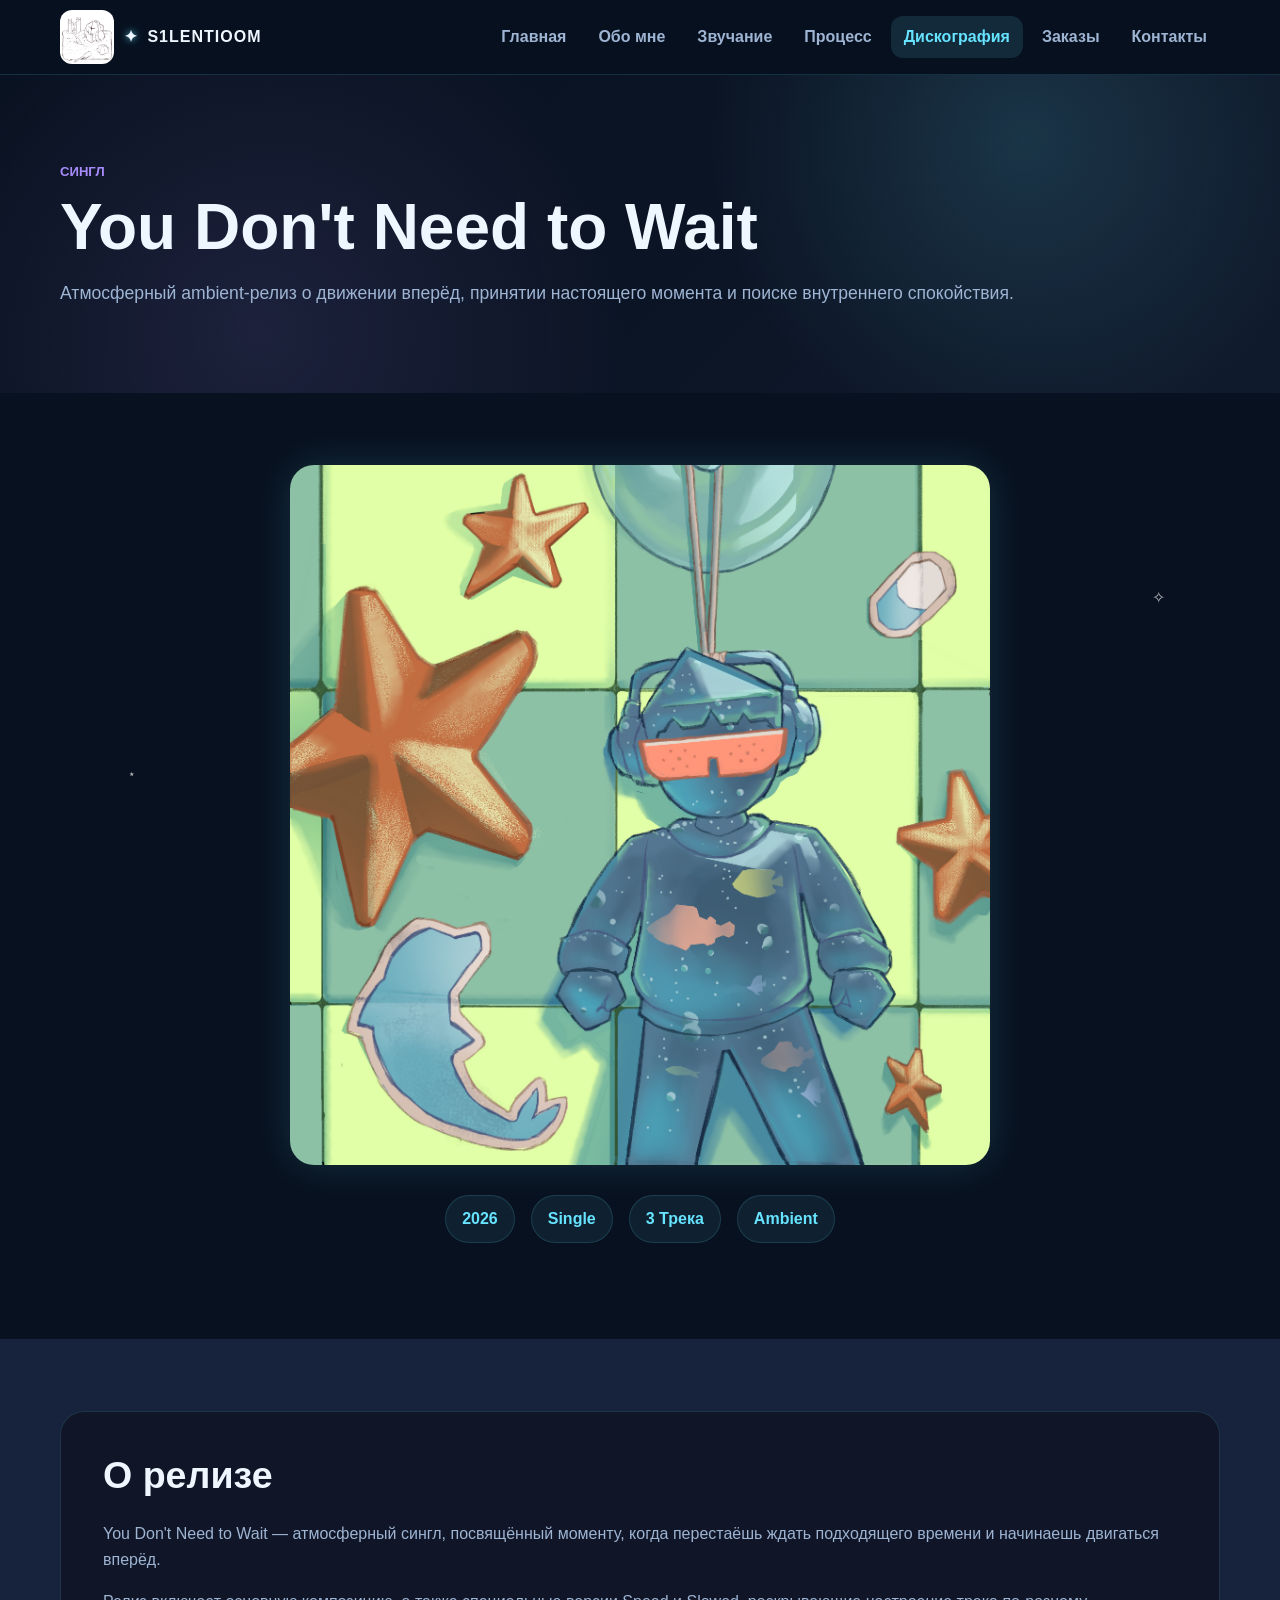
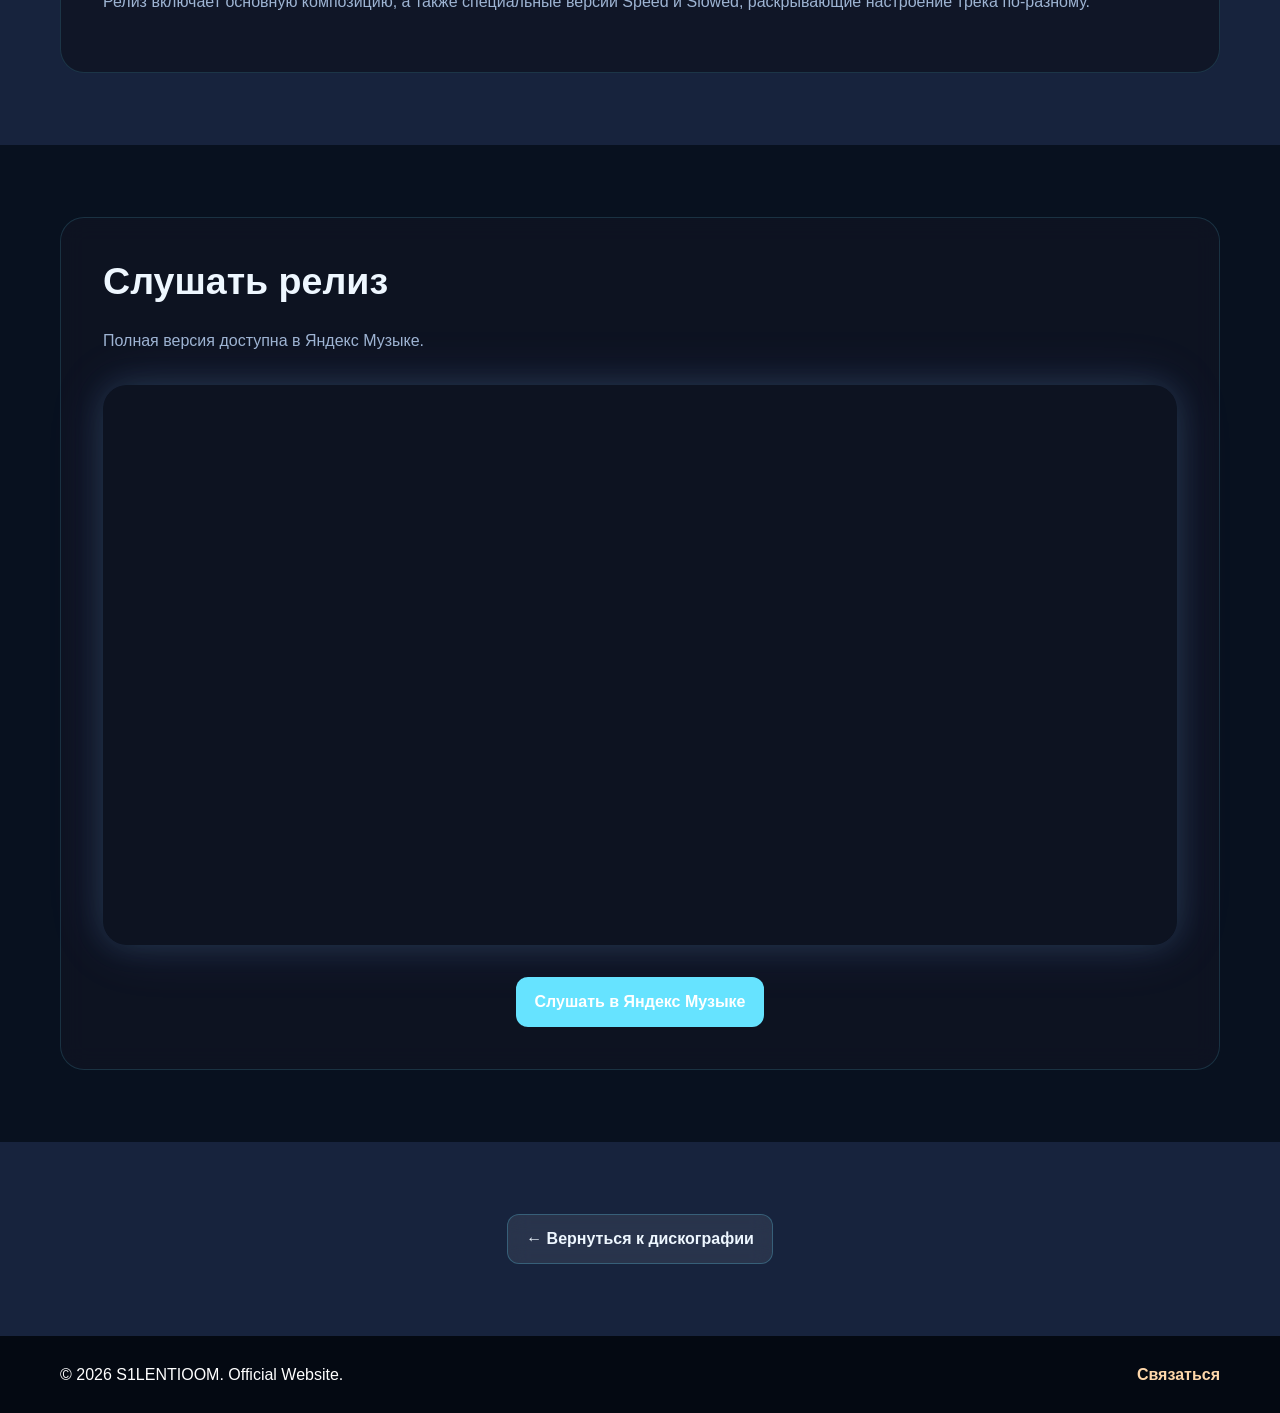
<file: you-dont-need-to-wait.html>
<!DOCTYPE html>

<html lang="ru">
<head>
  <meta charset="UTF-8">
  <meta name="viewport" content="width=device-width, initial-scale=1.0">

  <meta name="description" content="You Don't Need to Wait — сингл проекта S1LENTIOOM.">
  <meta name="keywords" content="S1LENTIOOM, You Don't Need to Wait, ambient, electronic">
  <meta name="author" content="S1LENTIOOM">

  <title>S1LENTIOOM | You Don't Need to Wait</title>

  <link rel="icon" href="assets/logo.jpg" type="image/jpeg">
  <link rel="stylesheet" href="css/style.css">
</head>

<body>

<div class="stars-layer">
    <span>✦</span>
    <span>✧</span>
    <span>⋆</span>
    <span>✦</span>
    <span>✧</span>
    <span>⋆</span>
    <span>✦</span>
    <span>✧</span>
</div>

<header class="site-header">

  <nav class="navbar container">


<a class="logo" href="index.html">

  <img
    src="assets/logo.jpg"
    alt="S1LENTIOOM"
    width="54"
    height="54">

  <span>
    <span class="star-symbol">✦</span>
    S1LENTIOOM
  </span>

</a>

<button
  class="menu-toggle"
  type="button"
  aria-label="Открыть меню"
  aria-expanded="false">

  <span></span>
  <span></span>
  <span></span>

</button>

<ul class="nav-list">
  <li><a class="nav-link" href="index.html">Главная</a></li>
  <li><a class="nav-link" href="about.html">Обо мне</a></li>
  <li><a class="nav-link" href="technologies.html">Звучание</a></li>
  <li><a class="nav-link" href="development.html">Процесс</a></li>
  <li><a class="nav-link active" href="discography.html">Дискография</a></li>
  <li><a class="nav-link" href="commissions.html">Заказы</a></li>
  <li><a class="nav-link" href="contacts.html">Контакты</a></li>
</ul>


  </nav>

</header>

<main>

  <section class="page-hero">


<div class="container reveal">

  <p class="eyebrow">
    Сингл
  </p>

  <h1>
    You Don't Need to Wait
  </h1>

  <p>
    Атмосферный ambient-релиз о движении вперёд,
    принятии настоящего момента и поиске внутреннего спокойствия.
  </p>

</div>


  </section>

  <section class="section">


<div class="container">

  <div style="max-width:700px;margin:auto;text-align:center;">

    <img
      src="assets/covers/future-exe.jpg"
      alt="You Don't Need to Wait"
      class="album-cover"
      style="
        width:100%;
        border-radius:24px;
        margin-bottom:30px;
        box-shadow:0 0 40px rgba(102,227,255,.15);
      ">

    <div class="album-meta">

      <span>2026</span>

      <span>Single</span>

      <span>3 Трека</span>

      <span>Ambient</span>

    </div>

  </div>

</div>


  </section>

  <section class="section muted">


<div class="container narrow">

  <div class="content-block reveal">

    <h2>
      О релизе
    </h2>

    <p>
      You Don't Need to Wait — атмосферный сингл,
      посвящённый моменту, когда перестаёшь ждать
      подходящего времени и начинаешь двигаться вперёд.
    </p>

    <p>
      Релиз включает основную композицию,
      а также специальные версии Speed и Slowed,
      раскрывающие настроение трека по-разному.
    </p>

  </div>

</div>


  </section>

  <section class="section">


<div class="container narrow">

  <div class="content-block reveal">

    <h2>
      Слушать релиз
    </h2>

    <p>
      Полная версия доступна в Яндекс Музыке.
    </p>

    <div class="ym-player">

      <iframe
        frameborder="0"
        allow="clipboard-write"
        loading="lazy"
        src="https://music.yandex.ru/iframe/album/41796984">
      </iframe>

    </div>

    <div style="text-align:center;margin-top:32px;">

      <a
        class="btn primary"
        href="https://music.yandex.ru/album/41796984"
        target="_blank"
        rel="noopener">

        Слушать в Яндекс Музыке

      </a>

    </div>

  </div>

</div>


  </section>

  <section class="section muted">


<div class="container">

  <div style="text-align:center;">

    <a
      class="btn ghost"
      href="discography.html">

      ← Вернуться к дискографии

    </a>

  </div>

</div>


  </section>

</main>

<footer class="site-footer">

  <div class="container footer-grid">


<p>
  © 2026 S1LENTIOOM. Official Website.
</p>

<a href="contacts.html">
  Связаться
</a>


  </div>

</footer>

<button
class="back-to-top"
type="button"
aria-label="Наверх">

↑

</button>

<script src="js/main.js"></script>

</body>
</html>
</file>
<file: css/style.css>
/* Общая система оформления сайта. Цвета и размеры удобно менять в одном месте. */
:root {
--color-bg: #08111f;
--color-surface: #101a2d;
--color-surface-soft: #17233d;
--color-text: #eef7ff;
--color-muted: #9eb4d3;
--color-border: #253552;

--color-primary: #66e3ff;
--color-primary-dark: #3ec9ff;
--color-accent: #a78bfa;

--color-ink: #040912;

--color-error: #ef4444;
--color-success: #22c55e;

--shadow-sm: 0 0 24px rgba(102,227,255,.08);
--shadow-md: 0 0 40px rgba(102,227,255,.15);

--radius: 16px;
--radius-sm: 12px;

--container: 1160px;

--font-main: Arial, Helvetica, sans-serif;
}

* {
  box-sizing: border-box;
}

html {
  scroll-behavior: smooth;
}

body {
  margin: 0;
  min-width: 320px;
  background: var(--color-bg);
  color: var(--color-text);
  font-family: var(--font-main);
  line-height: 1.6;
}

img {
  display: block;
  max-width: 100%;
}

a {
  color: inherit;
  text-decoration: none;
}

button,
input,
textarea {
  font: inherit;
}

.container {
  width: min(100% - 32px, var(--container));
  margin: 0 auto;
}

.narrow {
  max-width: 1200px;
  margin: 0 auto;
}

.site-header {

  position: sticky;
  top: 0;
  z-index: 20;

  background: rgba(8,17,31,.92);

  border-bottom: 1px solid rgba(102,227,255,.15);

  backdrop-filter: blur(14px);

}

.navbar {
  min-height: 74px;
  display: flex;
  align-items: center;
  justify-content: space-between;
  gap: 24px;
}

.logo {
  display: inline-flex;
  align-items: center;
  gap: 10px;
  color: var(--color-text);
  font-weight: 900;
}

.nav-list {
  display: flex;
  align-items: center;
  gap: 6px;
  padding: 0;
  margin: 0;
  list-style: none;
}

.nav-link {
  display: inline-flex;
  align-items: center;
  min-height: 42px;
  padding: 8px 13px;
  border-radius: var(--radius-sm);
  color: var(--color-muted);
  font-weight: 800;
  transition: background 0.2s ease, color 0.2s ease, transform 0.2s ease;
}

.nav-link:hover,
.nav-link.active {

  background: rgba(102,227,255,.12);

  color: #66e3ff;

}

.nav-link:hover {
  transform: translateY(-1px);
}

.menu-toggle {
  display: none;
  width: 44px;
  height: 44px;
  padding: 10px;
  border: 1px solid var(--color-border);
  border-radius: var(--radius-sm);
  background: var(--color-surface);
  cursor: pointer;
}

.menu-toggle span {
  display: block;
  height: 2px;
  margin: 5px 0;
  background: var(--color-text);
  transition: transform 0.2s ease, opacity 0.2s ease;
}

.menu-toggle.open span:nth-child(1) {
  transform: translateY(7px) rotate(45deg);
}

.menu-toggle.open span:nth-child(2) {
  opacity: 0;
}

.menu-toggle.open span:nth-child(3) {
  transform: translateY(-7px) rotate(-45deg);
}

.hero,
.page-hero {
  padding: 86px 0 68px;
  background:
    radial-gradient(circle at 78% 16%, rgba(194, 65, 12, 0.18), transparent 30%),
    linear-gradient(135deg, #fffaf5 0%, #f6fbf8 52%, #fff7ed 100%);
}

.hero-grid {
  display: grid;
  grid-template-columns: minmax(0, 1.04fr) minmax(300px, 0.96fr);
  align-items: center;
  gap: 54px;
}

.hero h1,
.page-hero h1 {
  margin: 0;
  max-width: 790px;
  font-size: clamp(2.3rem, 5vw, 4.6rem);
  line-height: 1.06;
}

.hero-text,
.page-hero p:last-child,
.section-heading p {
  color: var(--color-muted);
  font-size: 1.1rem;
}

.hero-actions {
  display: flex;
  flex-wrap: wrap;
  gap: 12px;
  margin-top: 30px;
}

.hero-visual {
  padding: 12px;
}

.eyebrow {
  margin: 0 0 12px;
  color: var(--color-accent);
  font-size: 0.82rem;
  font-weight: 900;
  letter-spacing: 0;
  text-transform: uppercase;
}

.btn {
  display: inline-flex;
  align-items: center;
  justify-content: center;
  min-height: 46px;
  padding: 11px 18px;
  border: 1px solid transparent;
  border-radius: var(--radius-sm);
  font-weight: 900;
  cursor: pointer;
  transition: transform 0.2s ease, box-shadow 0.2s ease, background 0.2s ease;
}

.btn:hover {
  transform: translateY(-2px);
  box-shadow: var(--shadow-sm);
}

.btn.primary {
  background: var(--color-primary);
  color: #ffffff;
}

.btn.primary:hover {
  background: var(--color-primary-dark);
}

.btn.ghost {

  background: rgba(255,255,255,.08);

  border: 1px solid rgba(102,227,255,.25);

  color: #eef7ff;

  backdrop-filter: blur(10px);

}

.btn.ghost:hover {

  background: rgba(102,227,255,.12);

}

.section {
  padding: 72px 0;
}

.muted {
  background: var(--color-surface-soft);
}

.section-heading {
  max-width: 720px;
  margin-bottom: 32px;
}

.section-heading h2,
.content-block h2,
.info-panel h3,
.contact-info h2 {
  margin: 0 0 24px;
  font-size: clamp(1.75rem, 3vw, 2.35rem);
  line-height: 1.16;
}

.features-grid,
.tech-grid {
  display: grid;
  grid-template-columns: repeat(2, minmax(0, 1fr));
  gap: 24px;
}

.directions-grid,
.module-grid {
  display: grid;
  grid-template-columns: repeat(4, minmax(0, 1fr));
  gap: 20px;
}

.directions-grid,
.module-grid {
  grid-template-columns: repeat(4, minmax(0, 1fr));
}

.feature-card,
.direction-card,
.tech-card,
.module-card,
.info-panel,
.contact-form,
.contact-info {
  min-width: 0;
  padding: 36px;
  background: var(--color-surface);
  border: 1px solid var(--color-border);
  border-radius: var(--radius);
  box-shadow: var(--shadow-sm);
}

.feature-card,
.direction-card,
.module-card,
.tech-card {
  transition: transform 0.2s ease, box-shadow 0.2s ease, border-color 0.2s ease;
}

.feature-card:hover,
.direction-card:hover,
.module-card:hover,
.tech-card:hover {

  transform: translateY(-6px);

  border-color: rgba(102,227,255,.55);

  box-shadow:
      0 0 25px rgba(102,227,255,.18),
      0 0 60px rgba(167,139,250,.12);

}

.feature-card h3,
.direction-card h3,
.module-card h2,
.tech-card h2 {
  margin: 16px 0 8px;
  line-height: 1.2;
}

.feature-card p,
.direction-card p,
.module-card p,
.tech-card p,
.content-block p,
.contact-info p {
  color: var(--color-muted);
}

.direction-card span,
.track-meta {
  color: var(--color-primary);
  font-weight: 900;
}

.track-meta {
  margin: 16px 0 -4px;
  font-size: 0.86rem;
  text-transform: uppercase;
}

.two-column,
.contact-grid {
  display: grid;
  grid-template-columns: minmax(0, 1fr) minmax(300px, 0.8fr);
  gap: 28px;
  align-items: start;
}

.check-list,
.contact-list,
.module-card ul {
  padding: 0;
  margin: 16px 0 0;
  list-style: none;
}

.check-list li,
.contact-list li,
.module-card li {
  position: relative;
  padding-left: 24px;
  margin: 10px 0;
}

.check-list li::before,
.contact-list li::before,
.module-card li::before {
  content: "";
  position: absolute;
  left: 0;
  top: 0.68em;
  width: 8px;
  height: 8px;
  border-radius: 50%;
  background: var(--color-accent);
}

.progress {
  display: grid;
  grid-template-columns: auto 1fr auto;
  align-items: center;
  gap: 12px;
  margin-top: 20px;
  font-size: 0.92rem;
}

.progress-track {
  height: 9px;
  overflow: hidden;
  background: #ece7df;
  border-radius: 999px;
}

.progress-value {
  width: 0;
  height: 100%;
  background: linear-gradient(90deg, var(--color-primary), var(--color-accent));
  border-radius: inherit;
  transition: width 1s ease;
}

.timeline {
  position: relative;
  display: grid;
  gap: 22px;
  max-width: 900px;
  margin: 0 auto;
}

.timeline::before {
  content: "";
  position: absolute;
  left: 32px;
  top: 16px;
  bottom: 16px;
  width: 2px;
  background: var(--color-border);
}

.timeline-item {
  position: relative;
  display: grid;
  grid-template-columns: 64px 1fr;
  gap: 20px;
  align-items: start;
}

.timeline-item span {
  z-index: 1;
  display: grid;
  place-items: center;
  width: 64px;
  height: 64px;
  background: var(--color-primary);
  color: #ffffff;
  border-radius: 50%;
  font-weight: 900;
  box-shadow: var(--shadow-sm);
}

.timeline-item div {
  padding: 22px;
  background: var(--color-surface);
  border: 1px solid var(--color-border);
  border-radius: var(--radius);
}

.timeline-item h2 {
  margin: 0 0 8px;
  font-size: 1.25rem;
}

.timeline-item p {
  margin: 0;
  color: var(--color-muted);
}

.filter-bar {
  display: flex;
  flex-wrap: wrap;
  gap: 10px;
  margin-bottom: 24px;
}

.filter-btn {
  min-height: 40px;
  padding: 8px 15px;
  border: 1px solid var(--color-border);
  border-radius: var(--radius-sm);
  background: #ffffff;
  color: var(--color-muted);
  font-weight: 900;
  cursor: pointer;
  transition: background 0.2s ease, color 0.2s ease, transform 0.2s ease;
}

.filter-btn:hover,
.filter-btn.active {
  background: var(--color-primary);
  color: #ffffff;
  transform: translateY(-1px);
}

.track-card.hidden {
  display: none;
}

.contact-form {
  display: grid;
  gap: 16px;
}

.form-field {
  display: grid;
  gap: 7px;
  font-weight: 900;
}

.form-field input,
.form-field textarea {
  width: 100%;
  border: 1px solid var(--color-border);
  border-radius: var(--radius-sm);
  padding: 13px 14px;
  background: #ffffff;
  color: var(--color-text);
  resize: vertical;
  transition: border-color 0.2s ease, box-shadow 0.2s ease;
}

.form-field input:focus,
.form-field textarea:focus {
  outline: none;
  border-color: var(--color-primary);
  box-shadow: 0 0 0 4px rgba(194, 65, 12, 0.12);
}

.error-text {
  min-height: 18px;
  color: var(--color-error);
  font-weight: 800;
}

.form-field.invalid input,
.form-field.invalid textarea {
  border-color: var(--color-error);
}

.form-message {
  display: none;
  padding: 12px 14px;
  border-radius: var(--radius-sm);
  font-weight: 900;
}

.form-message.show {
  display: block;
}

.form-message.success {
  background: #dcfce7;
  color: var(--color-success);
}

.form-message.error {
  background: #fee2e2;
  color: var(--color-error);
}

.site-footer {
  padding: 26px 0;
  background: var(--color-ink);
  color: #ffffff;
}

.footer-grid {
  display: flex;
  align-items: center;
  justify-content: space-between;
  gap: 20px;
}

.footer-grid p {
  margin: 0;
}

.footer-grid a {
  color: #fed7aa;
  font-weight: 900;
}

.back-to-top {
  position: fixed;
  right: 20px;
  bottom: 20px;
  z-index: 30;
  display: grid;
  place-items: center;
  width: 46px;
  height: 46px;
  border: 0;
  border-radius: 50%;
  background: var(--color-primary);
  color: #ffffff;
  font-size: 1.3rem;
  font-weight: 900;
  cursor: pointer;
  opacity: 0;
  pointer-events: none;
  transform: translateY(12px);
  transition: opacity 0.2s ease, transform 0.2s ease, background 0.2s ease;
}

.back-to-top.visible {
  opacity: 1;
  pointer-events: auto;
  transform: translateY(0);
}

.back-to-top:hover {
  background: var(--color-primary-dark);
}

.reveal {
  opacity: 0;
  transform: translateY(18px);
  transition: opacity 0.55s ease, transform 0.55s ease;
}

.reveal.visible {
  opacity: 1;
  transform: translateY(0);
}

@media (max-width: 980px) {
  .hero-grid,
  .two-column,
  .contact-grid {
    grid-template-columns: 1fr;
  }

  .features-grid,
  .tech-grid,
  .directions-grid,
  .module-grid {
    grid-template-columns: repeat(2, minmax(0, 1fr));
  }

  .hero {
    padding-top: 64px;
  }
}

@media (max-width: 760px) {
  .navbar {
    min-height: 66px;
  }

  .menu-toggle {
    display: block;
  }

.nav-list {

    background: rgba(15,20,35,.98);

    border: 1px solid rgba(102,227,255,.15);

}

  .nav-list.open {
    opacity: 1;
    visibility: visible;
    transform: translateY(0);
  }

  .nav-link {
    width: 100%;
  }

  .hero,
  .page-hero,
  .section {
    padding: 48px 0;
  }

  .features-grid,
  .tech-grid,
  .directions-grid,
  .module-grid {
    grid-template-columns: 1fr;
  }

  .hero-actions,
  .footer-grid {
    align-items: stretch;
    flex-direction: column;
  }

  .btn {
    width: 100%;
  }

  .timeline::before {
    left: 24px;
  }

  .timeline-item {
    grid-template-columns: 48px 1fr;
    gap: 14px;
  }

  .timeline-item span {
    width: 48px;
    height: 48px;
    font-size: 0.86rem;
  }

  .progress {
    grid-template-columns: 1fr auto;
  }

  .progress span {
    grid-column: 1 / -1;
  }
}

@media (max-width: 430px) {
  .container {
    width: min(100% - 24px, var(--container));
  }

  .feature-card,
  .direction-card,
  .tech-card,
  .module-card,
  .info-panel,
  .contact-form,
  .contact-info,
  .timeline-item div {
    padding: 18px;
  }
}

.hero,
.page-hero {
background:
radial-gradient(circle at 80% 20%, rgba(102,227,255,.15), transparent 30%),
radial-gradient(circle at 20% 80%, rgba(167,139,250,.12), transparent 35%),
linear-gradient(
135deg,
#08111f 0%,
#0b1424 50%,
#101a2d 100%
);
}

.hero-visual img {
border-radius: 28px;

box-shadow:
0 0 20px rgba(102,227,255,.15),
0 0 50px rgba(167,139,250,.15);

transition:
transform .3s ease,
box-shadow .3s ease;
}

.hero-visual img:hover {
transform: scale(1.02);

box-shadow:
0 0 30px rgba(102,227,255,.25),
0 0 70px rgba(167,139,250,.25);
}

.logo img {
border-radius: 12px;
}

.logo span {
color: #eef7ff;
font-weight: 900;
letter-spacing: 1px;
}

.logo {

  transition: transform .3s ease;

}

.logo:hover {

  transform: scale(1.05);

}

.logo:hover {

  transform: scale(1.05);

}

.nav-link:hover,
.nav-link.active {

  background: rgba(102,227,255,.12);

  color: #66e3ff;

}

.btn.ghost {

  background: rgba(255,255,255,.08);

  border: 1px solid rgba(102,227,255,.25);

  color: #eef7ff;

  backdrop-filter: blur(10px);

}

.btn.ghost:hover {

  background: rgba(102,227,255,.12);

}

.hero-visual a {
  display: block;
}

.hero-visual a:hover img {
  transform: scale(1.03);
}

.hero-visual img {
  cursor: pointer;
}



@keyframes starGlow {

  0% {
    opacity: .5;
  }

  50% {
    opacity: 1;
  }

  100% {
    opacity: .5;
  }

}

.star-symbol {

  color: #66e3ff;

  display: inline-block;

  margin-right: 4px;

  animation: starGlow 3s ease-in-out infinite;

  text-shadow:
    0 0 6px rgba(102,227,255,.6),
    0 0 12px rgba(102,227,255,.4);

}

.stars-layer {

    position: fixed;

    inset: 0;

    pointer-events: none;

    z-index: -1;

}

.stars-layer span {

    position: absolute;

    color: rgba(255,255,255,.7);

    animation: twinkle 4s infinite ease-in-out;

}

.stars-layer span:nth-child(1) {
    top: 10%;
    left: 15%;
    font-size: 16px;
}

.stars-layer span:nth-child(2) {
    top: 25%;
    left: 80%;
    font-size: 12px;
}

.stars-layer span:nth-child(3) {
    top: 55%;
    left: 30%;
    font-size: 20px;
}

.stars-layer span:nth-child(4) {
    top: 70%;
    left: 75%;
    font-size: 14px;
}

.stars-layer span:nth-child(5) {
    top: 40%;
    left: 60%;
    font-size: 18px;
}

.stars-layer span:nth-child(6) {
    top: 85%;
    left: 10%;
    font-size: 12px;
}

.stars-layer span:nth-child(7) {
    top: 15%;
    left: 55%;
    font-size: 22px;
}

.stars-layer span:nth-child(8) {
    top: 65%;
    left: 90%;
    font-size: 16px;
}

@keyframes twinkle {

    0% {
        opacity: .2;
        transform: scale(.8);
    }

    50% {
        opacity: 1;
        transform: scale(1.2);
    }

    100% {
        opacity: .2;
        transform: scale(.8);
    }

}

.track-list {

  display: grid;
  gap: 12px;
  max-width: 900px;
  margin: 0 auto 30px;

}

.track-item {

  width: 100%;
  padding: 18px 24px;

  background: rgba(18,27,46,.8);

  border: 1px solid rgba(102,227,255,.15);

  border-radius: 16px;

  color: #eef7ff;

  font-size: 1rem;

  text-align: left;

  cursor: pointer;

  transition: .25s ease;

}

.track-item:hover {

  transform: translateX(10px);

  border-color: rgba(102,227,255,.5);

  box-shadow: 0 0 20px rgba(102,227,255,.2);

}

.album-player {

  max-width: 900px;

  margin: 0 auto;

  padding: 24px;

  border-radius: 24px;

  background: rgba(18,27,46,.9);

  border: 1px solid rgba(102,227,255,.15);

}

#current-track {

  margin-bottom: 16px;

  color: #66e3ff;

  font-size: 1.15rem;

  font-weight: 600;

}

#album-audio {

  width: 100%;

}

.feature-card,
.module-card,
.tech-card,
.info-panel {

    background: rgba(15, 20, 35, .82);

    border: 1px solid rgba(102,227,255,.15);

    backdrop-filter: blur(12px);

    border-radius: 24px;

    transition: .3s ease;

}

.feature-card:hover,
.module-card:hover,
.tech-card:hover,
.info-panel:hover {

    transform: translateY(-6px);

    border-color: rgba(102,227,255,.5);

    box-shadow:
        0 0 20px rgba(102,227,255,.18),
        0 0 50px rgba(167,139,250,.12);

}

.module-card img,
.album-cover {

    transition: .4s ease;

}

.module-card:hover img,
.album-cover:hover {

    transform: scale(1.02);

    box-shadow:
        0 0 25px rgba(102,227,255,.25),
        0 0 50px rgba(167,139,250,.15);

}

/* =========================
   S1LENTIOOM Neon Cards
========================= */

.feature-card,
.direction-card,
.module-card,
.tech-card,
.info-panel,
.content-block {

    background: rgba(15, 20, 35, 0.82);

    border: 1px solid rgba(102,227,255,.15);

    border-radius: 24px;

    backdrop-filter: blur(12px);

    transition:
        transform .3s ease,
        box-shadow .3s ease,
        border-color .3s ease;
}

.feature-card:hover,
.direction-card:hover,
.module-card:hover,
.tech-card:hover,
.info-panel:hover,
.content-block:hover {

    transform: translateY(-6px);

    border-color: rgba(102,227,255,.55);

    box-shadow:
        0 0 25px rgba(102,227,255,.18),
        0 0 60px rgba(167,139,250,.12);

}

.track-item.active {

    border-color: #66e3ff;

    color: #66e3ff;

    box-shadow:
        0 0 20px rgba(102,227,255,.25),
        0 0 40px rgba(102,227,255,.15);

}

.module-card img {

    border-radius: 18px;

    overflow: hidden;

}

.album-player {

    box-shadow:
        0 0 25px rgba(102,227,255,.15),
        0 0 50px rgba(167,139,250,.12);

}

.features-grid .feature-card {

    min-height: 220px;

    display: flex;

    flex-direction: column;

}

.info-panel {

    padding-top: 42px;

}

.content-block {

    padding: 42px;

}

.direction-card {

    background: rgba(15, 20, 35, 0.82);

    border: 1px solid rgba(102,227,255,.15);

    border-radius: 24px;

    backdrop-filter: blur(12px);

}

.direction-card:hover {

    transform: translateY(-6px);

    border-color: rgba(102,227,255,.55);

    box-shadow:
        0 0 25px rgba(102,227,255,.18),
        0 0 60px rgba(167,139,250,.12);

}

.ym-player {

    margin-top: 32px;

    border-radius: 24px;

    overflow: hidden;

    box-shadow:
        0 0 30px rgba(102,227,255,.15),
        0 0 60px rgba(167,139,250,.12);

}

.ym-player iframe {

    width: 100%;

    height: 560px;

    border: none;

    display: block;

}

.album-meta {

    display: flex;

    justify-content: center;

    gap: 16px;

    flex-wrap: wrap;

    margin: 24px 0;

}

.album-meta span {

    padding: 10px 16px;

    border-radius: 999px;

    background: rgba(102,227,255,.08);

    border: 1px solid rgba(102,227,255,.15);

    color: #66e3ff;

    font-weight: 700;

}

/* Выравнивание карточек дискографии */

.module-card {

    display: flex;

    flex-direction: column;

    height: 100%;

}

.module-card .btn {

    margin-top: auto;

}

.feature-card .genre-star {

    font-size: 34px;

    margin-bottom: 12px;

}

/* Звезды жанров */

.genre-star {

    font-size: 42px;

    font-weight: bold;

    display: block;

    width: fit-content;

    margin-bottom: 12px;

    animation: genreTwinkle 3s ease-in-out infinite;

}

.star-cyan {

    color: #66e3ff;

    text-shadow:
        0 0 10px rgba(102,227,255,.7),
        0 0 20px rgba(102,227,255,.4);

}

.star-purple {

    color: #a78bfa;

    text-shadow:
        0 0 10px rgba(167,139,250,.7),
        0 0 20px rgba(167,139,250,.4);

}

.star-blue {

    color: #60a5fa;

    text-shadow:
        0 0 10px rgba(96,165,250,.7),
        0 0 20px rgba(96,165,250,.4);

}

.star-pink {

    color: #f472b6;

    text-shadow:
        0 0 10px rgba(244,114,182,.7),
        0 0 20px rgba(244,114,182,.4);

}

.star-green {

    color: #34d399;

    text-shadow:
        0 0 10px rgba(52,211,153,.7),
        0 0 20px rgba(52,211,153,.4);

}

.star-gold {

    color: #fbbf24;

    text-shadow:
        0 0 10px rgba(251,191,36,.7),
        0 0 20px rgba(251,191,36,.4);

}

@keyframes genreTwinkle {

    0% {
        opacity: .5;
    }

    50% {
        opacity: 1;
    }

    100% {
        opacity: .5;
    }

}
</file>
